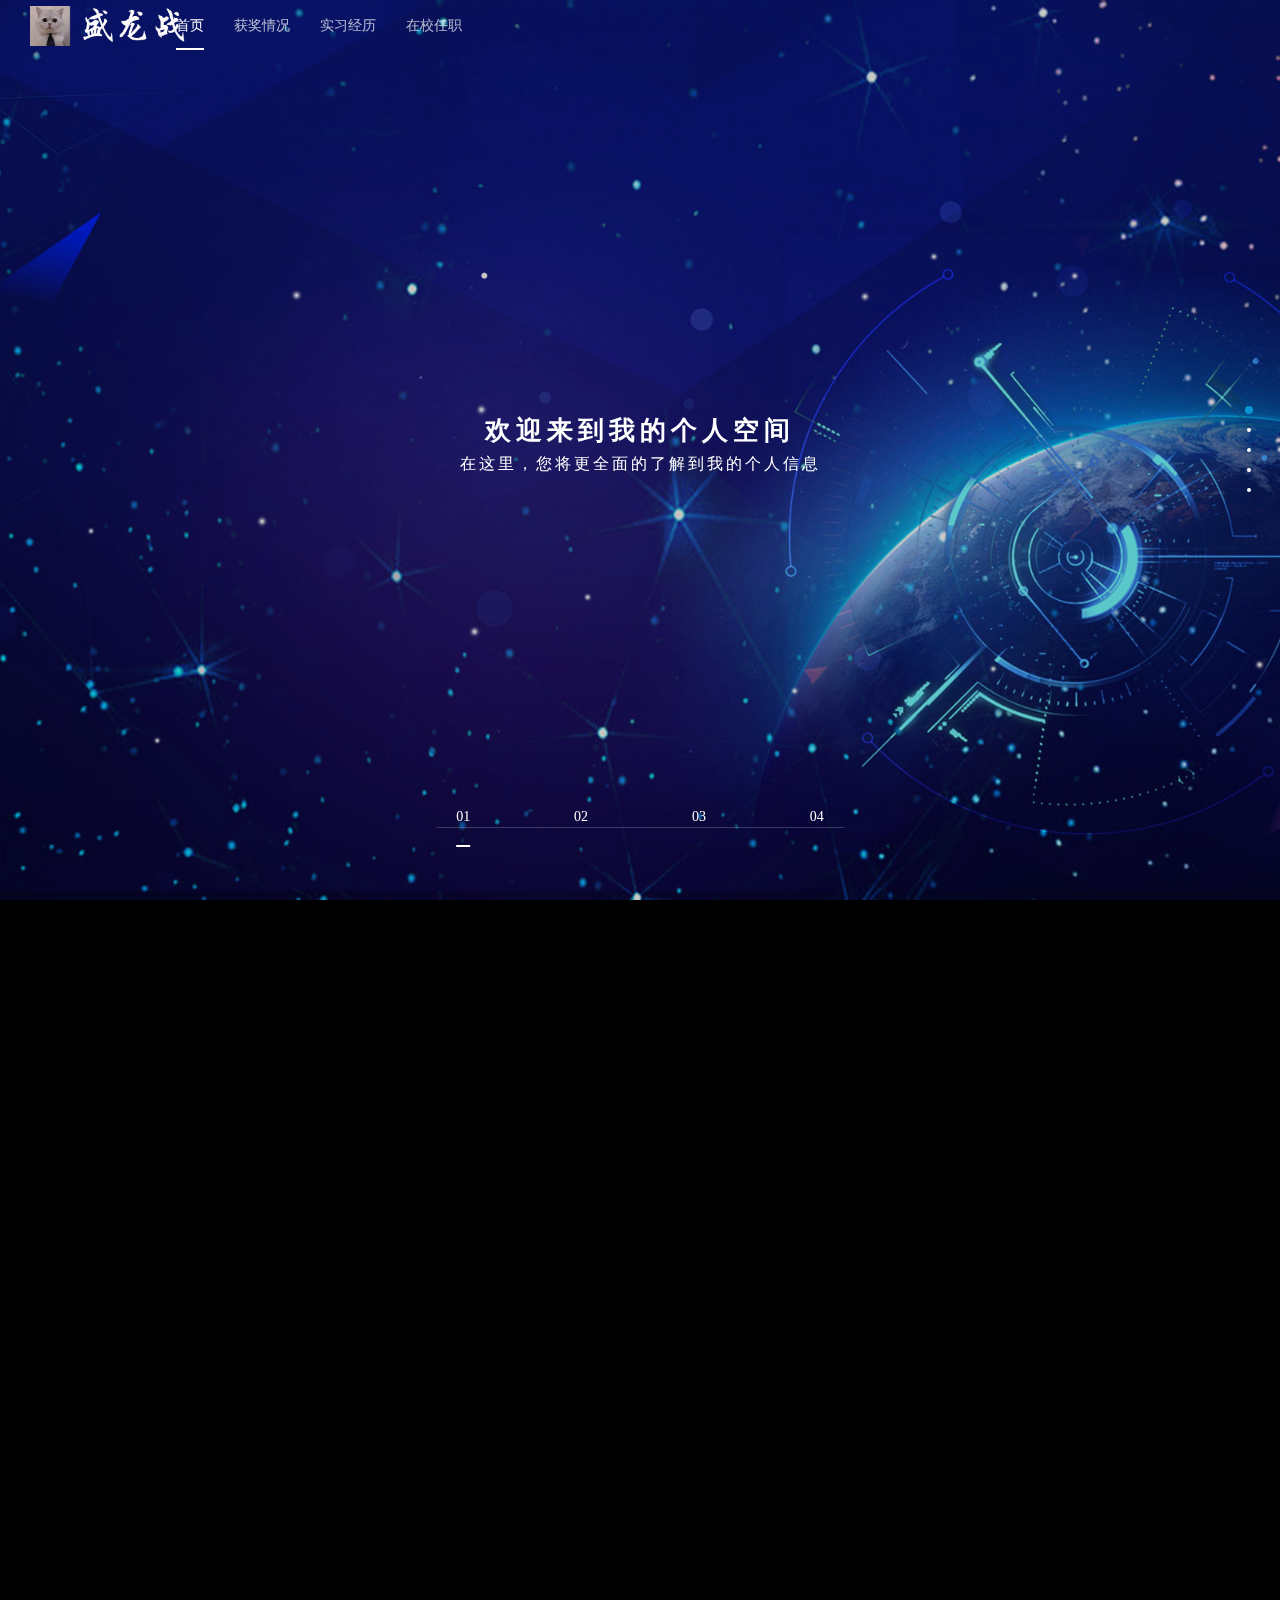
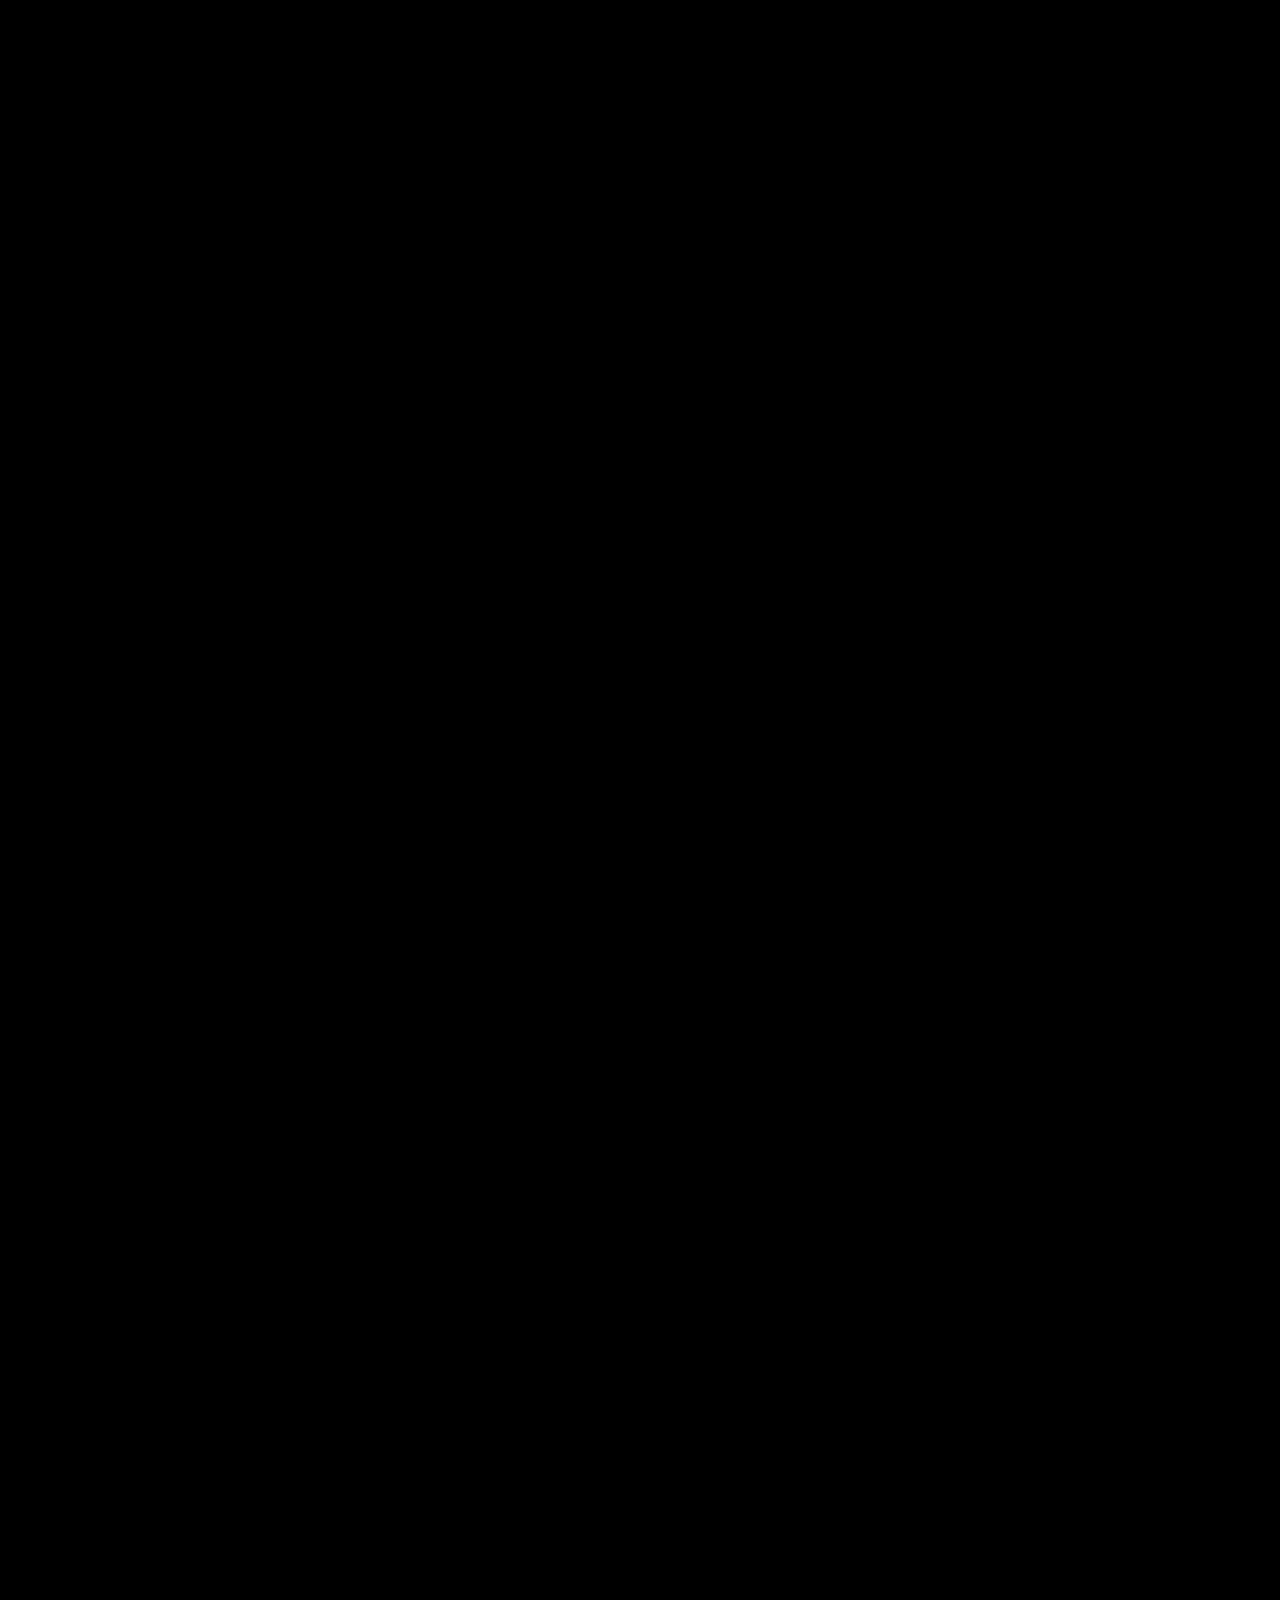
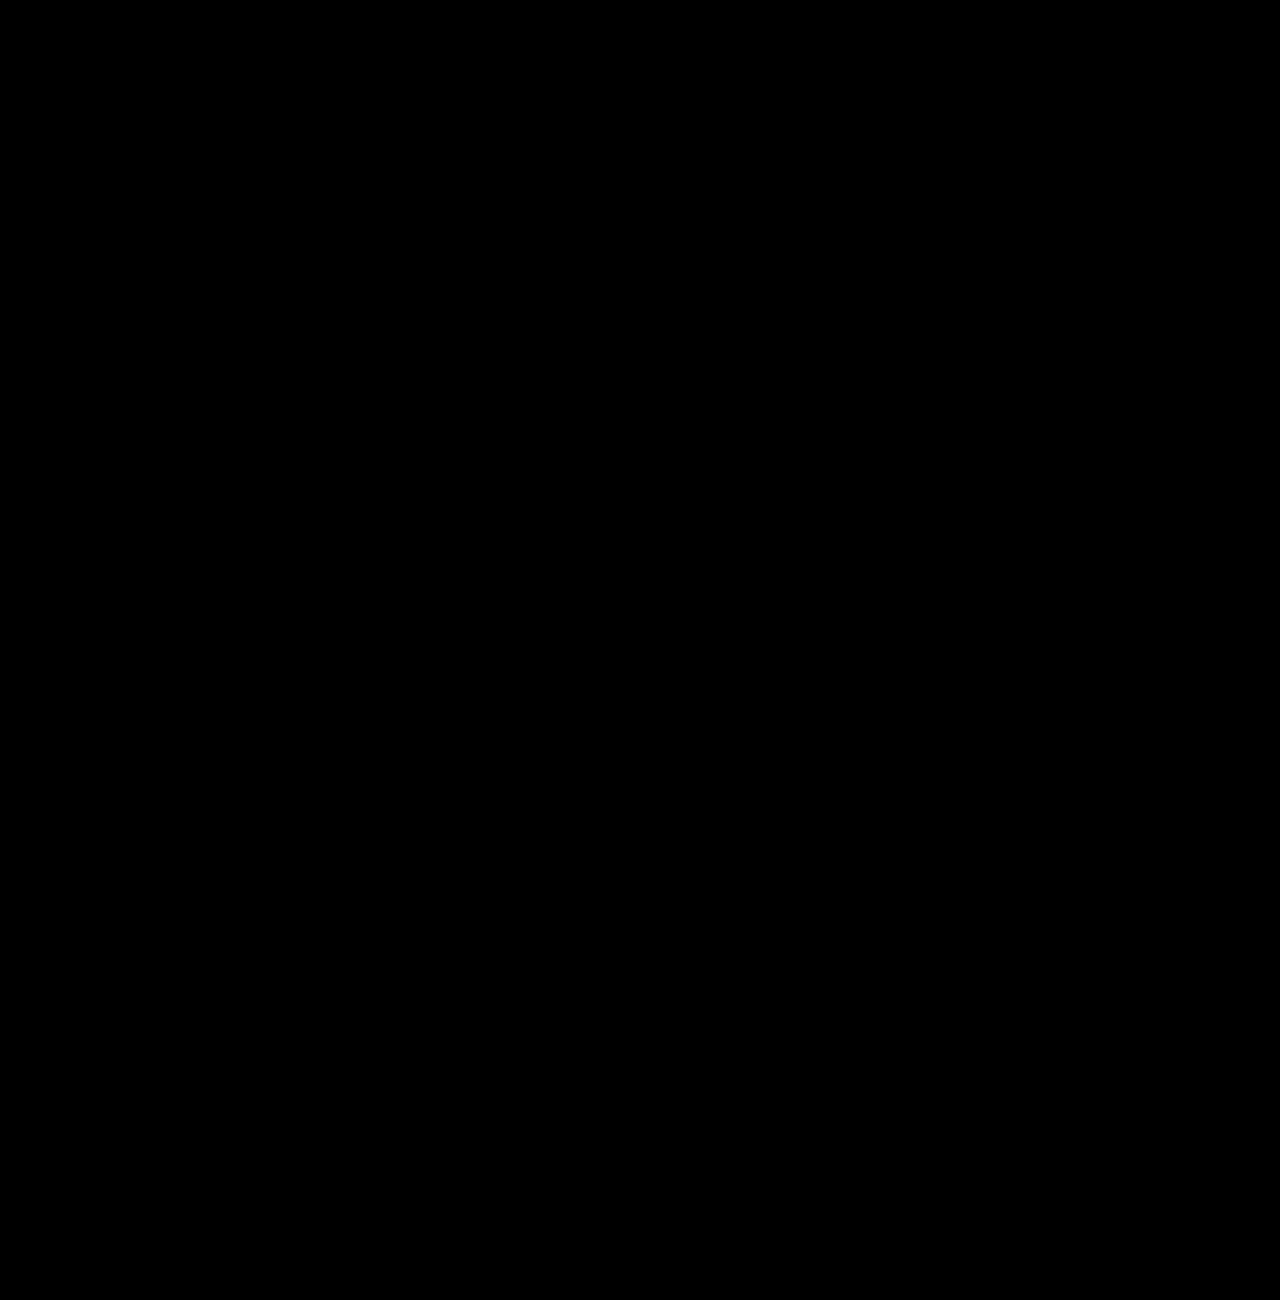
<file: index.html>
<!DOCTYPE html>

<html lang="zh">

<head>
	<meta name="Keywords" content="盛龙战"/>
	<meta name="description" content="盛龙战-个人简历"/>
	<meta name="baidu-site-verification" content="code-3lBNSiGfr1" />
	<meta charset="UTF-8" />

	<meta name="viewport" content="width=device-width, initial-scale=1.0" />

	<meta http-equiv="X-UA-Compatible" content="ie=edge" />

	<title>盛龙战</title>

	<link rel="shortcut icon" href="image/slz.JPG">

	<!--默认样式-->

	<link rel="stylesheet" href="css/reset.css">

	<!--响应式框架-->

	<link rel="stylesheet" type="text/css" href="css/bootstrap.css">

	<!--css3动画库-->

	<link rel="stylesheet" href="css/animate.css">

	<!--banner大图基础样式-->

	<link rel="stylesheet" href="css/slick.css">

	<!--页面滚动基础样式-->

	<link rel="stylesheet" href="css/jquery.fullPage.css" />

	<!--导航样式-->

	<link rel="stylesheet" href="css/head.css" />

	<!--图片和滚屏样式-->

	<link rel="stylesheet" href="css/index.css">



</head>

<body>

	<!-- 导航 -->

	<header class="header">

		<div class=" clearfix">

			<div class="fl left">

				<a href=""><img src="image/logo3.png" alt="" class="img1" /></a>

				<a href=""><img src="image/logo3.png" alt="" class="img2" /></a>

			</div>

			<div class="fl nav">

				<ul class="navbar_nav" data-in="fadeInDown" data-out="fadeOutUp">

					<li class="active">

						<a href="index.html" class="active">首页</a>

					</li>

					<li>

						<a href="app.html">获奖情况</a>

					</li>

					<li>

						<a href="vr.html">实习经历</a>

					</li>

					<li>

						<a href="wxapp.html">在校任职</a>

					</li>

					

				</ul>

			</div>

			<a href="" id="navToggle">

				<span></span>

			</a>

		</div>

	</header>

	<!-- 内容 -->

	<div id="index_main" class="index_main">

		<!--导航-->

		<div class="section section1">

			<div class="index_banner">

				<div class="item">

					<div class="items scaleBg" style="background-image: url(image/banner1.jpg);"></div>

					<div class="inner">

						<div class="block_txt">

							<!-- <h4> vr</h4> -->

							<h2>欢迎来到我的个人空间</h2>

							<h3>在这里，您将更全面的了解到我的个人信息</h3>

						</div>

					</div>

				</div>

				<div class="item">

					<div class="items scaleBg" style="background-image: url(image/banner2.jpg);"></div>

					<div class="inner">

						<div class="block_txt">

							<!-- <h4> 小程序</h4> -->

							<h2>从参加比赛开始</h2>

							<h3>在校期间我获得过一次“省一”、一次“省三”其余大大小小的奖项无数。</h3>

						</div>

					</div>

				</div>

				<div class="item">

					<div class="items scaleBg" style="background-image: url(image/banner3.jpg);"></div>

					<div class="inner">

						<div class="block_txt">

							<!-- <h4> app开发</h4> -->

							<h2>再到我的实习经历</h2>

							<h3>实习期间我做过招商经理、当过讲师、也有过创业经历。</h3>

						</div>

					</div>

				</div>

				<div class="item">

					<div class="items scaleBg" style="background-image: url(image/banner4.jpg);"></div>

					<div class="inner">

						<div class="block_txt">

							<!-- <h4> </h4> -->

							<h2>最后是我的校园生活</h2>

							<h3>教师助理、学生会部长、新生小班---我的校园生活也可以丰富多彩。</h3>

						</div>

					</div>

				</div>

			</div>

			<div class="left slick_txt">

				<div class="prev slick_arrow"></div>

			</div>

			<div class="right slick_txt">

				<div class="next slick_arrow"></div>

			</div>

			<div class="number">

				<div class="inner clearfix">

					<span class="active">01</span>

					<span>02</span>

					<span>03</span>

					<span>04</span>

				</div>

			</div>

		</div>

		<div class="section section2">

			<div class="container">

				<div class="title">

					<div class="title-left">

						<span>我的简介</span>

					</div>

					<div class="title-right">

						<p>

							能熟练使用PHP、java、Python、前端、PS、Pr、MS Office<br>

							具有很强的学习、适应和领悟能力，具有良好的组织、策划和管理能力，渴望快速成长。

						</p>

					</div>

				</div>

				<div class="service-content row">


					<div class="col-xs-4">

						<div class="service-item">

							<!-- <img class="service-item-img" src="./image/3.png"> -->

							<div class="service-item-num">1.</div>

							<div class="service-item-title">获奖情况</div>

							<p class="service-item-text">获得《第五届互联网+全国大学生创新创业大赛》省赛一等奖、
								《创青春》省赛三等奖、优秀团干部、三好学生、优秀志愿者、优秀团员。

							</p>

							<div class="service-item-btn-box">

								<a class="service-item-btn" href="app.html" target="_blank">了解更多></a>

							</div>

						</div>

					</div>

					<div class="col-xs-4">

						<div class="service-item">

							<!-- <img class="service-item-img" src="./image/1.png"> -->

							<div class="service-item-num">2.</div>

							<div class="service-item-title">实习经历</div>

							<p class="service-item-text">2021年6月，海鑫博智 招商经理、2021年3月，迅销中国 A-PN、2020年10月，常青藤 讲师
								2019年9月，自主创业，开设哈哈茶饮品店。
							</p>

							<div class="service-item-btn-box">

								<a class="service-item-btn" href="vr.html" target="_blank">了解更多></a>

							</div>

						</div>

					</div>

					

					<div class="col-xs-4">

						<div class="service-item">

							<!-- <img class="service-item-img" src="./image/2.png"> -->

							<div class="service-item-num">3.</div>

							<div class="service-item-title">在校任职</div>

							<p class="service-item-text">	学生会 宣传部 部长、 学生发展中心助理 、 小班 ；大学四年，经过不断的努力、锻炼、
								学习、实践，在校园里积累了丰富的经验。

							</p>

							<div class="service-item-btn-box">

								<a class="service-item-btn" href="wxapp.html" target="_blank">了解更多></a>

							</div>

						</div>

					</div>

				</div>

			</div>

		</div>

	

		<div class="section section4">

			<div class="container ">

				<div class="title">

					<div class="title-left">

						<span>基础能力</span>

					</div>

					<div class="title-right">

						<p>

							具有很强的学习、适应和领悟能力，具有良好的组织、策划和管理能力，<br>
							为人诚实肯干，乐观向上，有团队合作精神，渴望快速成长，抗压能力强具有良好的口头和书面表达能力.

						</p>

					</div>

				</div>

				<div class="auto-box">

					<div class="main-box">

						<ul class="index-tserver">

							<li class="tserver-list1">

								PHP

								<p class="animated zoomin">

									<a>项目数量：2 《酒店管理系统》《药品管理系统》</a>

								</p>

							</li>

							<li class="tserver-list2">

								java

								<p class="animated zoomin">

									<a>在校实验报告数：4 —— 图形用户界面、GUI程序的事件处理、流的构造</a>

								</p>

							</li>

							<li class="tserver-list3">

								Python

								<p class="animated zoomin">

									<a>在校实验报告数：5 —— 基础语法、数据类型、字符编码、文件操作</a>

								</p>

							</li>

							<li class="tserver-list4">

								前端

								<p class="animated zoomin">

									<a>熟练运用Javascript、CSS、jQuery、HTML</a>

								</p>

							</li>

							<li class="tserver-list5">

								PS

								<p class="animated zoomin">

									<a>海报制作、图像处理、抠图、前端美化、色彩调整</a>

								</p>

							</li>

							<li class="tserver-list6">

								Pr

								<p class="animated zoomin">

									<a>视频剪辑、变速、转场、背景音乐、字幕的添加与修改</a>

								</p>

							</li>

							<li class="tserver-list7">

								MS Office

								<p class="animated zoomin">

									<a>熟练使用word、excel、ppt，版式设计、图表设计、筛选整理</a>

								</p>

							</li>

						</ul>

					</div>

				</div>

			</div>

		</div>

		<div class="section section5">

			<div class="container">

				<div class="title">

					<div class="title-left">

						<span>我的优势</span>

					</div>

					<div class="title-right">

						<p>

							基础扎实，学习、组织、沟通能力较强，具有很强的责任心和忍耐力，<br>
							对工作中遇到的问题能够冷静而理智地加以分析，并寻找出解决问题的方法，从而能够独立地按时完成工作任务。



						</p>

					</div>

				</div>

				<div class="product-number-info" id="productNumber">

					<div class="product-number-inner">

						<ul class="q">

							<li class="li-1"><b><i id="productNumber_1" data-sum="2">0</i><em>次</em></b>

								<p>省级获奖</p>

							</li>

							<li class="li-1"><b><i id="productNumber_2" data-sum="5">0</i><sup>+</sup></b>

								<p>精通语言</p>

							</li>



							<!-- <li class="li-2"><b><i id="productNumber_2" data-sum="687">0</i><em>天</em></b>

								<p>安全运行</p>

							</li> -->

							<li class="li-3"><b><i id="productNumber_3" data-sum="12">0</i><sup>+</sup></b>

								<p>在校项目个数</p>

							</li>  

							<li class="li-4"><b><i id="productNumber_4" data-sum="2">0</i><em>个</em></b>

								<p>论文数量</p>

							</li>

							<li class="li-5"><b><i id="productNumber_5" data-sum="510">0</i><em>天</em><sup>+</sup></b>

								<p>课余实习天数</p>

							</li>

						</ul>

					</div>

				</div>

			</div>

		</div>

		<div class="section section6">

			<div class="container">

				<div class="contact-main">

					<div class="map-title"><span class="map-title-main">常州大学怀德学院</div>

					<div class="map-address">江苏省 泰州市 靖江市 新港大道136号</div>

					<div class="emil">i_slz@outlook.com</div>

					<div class="phone">19552533512</div>

				</div>

			</div>

		</div>

	</div>



	<script src="js/jquery.min.js"></script>

	<script src="js/jquery.fullPage.min.js"></script>

	<script src="js/index_slick.js"></script>

	<script src="js/index.js"></script>

	<script src="js/count.js" type="text/javascript"></script>

	<script type="text/javascript">

		/*

		参数

		target = 目标元素的 ID；

		startVal = 开始值；

		endVal = 结束值；

		decimals = 小数位数，默认值是0；

		duration = 动画延迟秒数，默认值是2；

		*/

		productNumber = function () {

			var arr = [];

			$('#productNumber li').each(function (i, dom) {

				var iDom = $(dom).find('i'),

					decimals = 0,

					sum = iDom.data('sum');

				//初始化传参，参数为上面注释中的参数    

				arr.push(new CountUp(iDom.attr('id'), 0, sum, decimals, 4, {

					useEasing: true,//效果

					separator: ''//数字分隔符

				}));

				arr[i].start();

			});

		}();

	</script>

	<!-- <script type="text/javascript">
		//判断访问终端
		var browser = {
			versions: function () {
				var u = navigator.userAgent, app = navigator.appVersion;
				return {
					trident: u.indexOf('Trident') > -1, //IE内核
					presto: u.indexOf('Presto') > -1, //opera内核
					webKit: u.indexOf('AppleWebKit') > -1, //苹果、谷歌内核
					gecko: u.indexOf('Gecko') > -1 && u.indexOf('KHTML') == -1,//火狐内核
					mobile: !!u.match(/AppleWebKit.*Mobile.*/), //是否为移动终端
					ios: !!u.match(/\(i[^;]+;( U;)? CPU.+Mac OS X/), //ios终端
					android: u.indexOf('Android') > -1 || u.indexOf('Adr') > -1, //android终端
					iPhone: u.indexOf('iPhone') > -1, //是否为iPhone或者QQHD浏览器
					iPad: u.indexOf('iPad') > -1, //是否iPad
					webApp: u.indexOf('Safari') == -1, //是否web应该程序，没有头部与底部
					weixin: u.indexOf('MicroMessenger') > -1, //是否微信 （2015-01-22新增）
					qq: u.match(/\sQQ/i) == " qq" //是否QQ
				};
			}(),
			language: (navigator.browserLanguage || navigator.language).toLowerCase()
		}
		//使用方法：
		//判断是否IE内核
		if (browser.versions.trident) { }
		//判断是否webKit内核
		if (browser.versions.webKit) { }
		//判断是否移动端
		if (browser.versions.mobile || browser.versions.android || browser.versions.ios) {
			window.location.href = 'mobile/index.html';
		}
	</script> -->

</body>

</html>
</file>
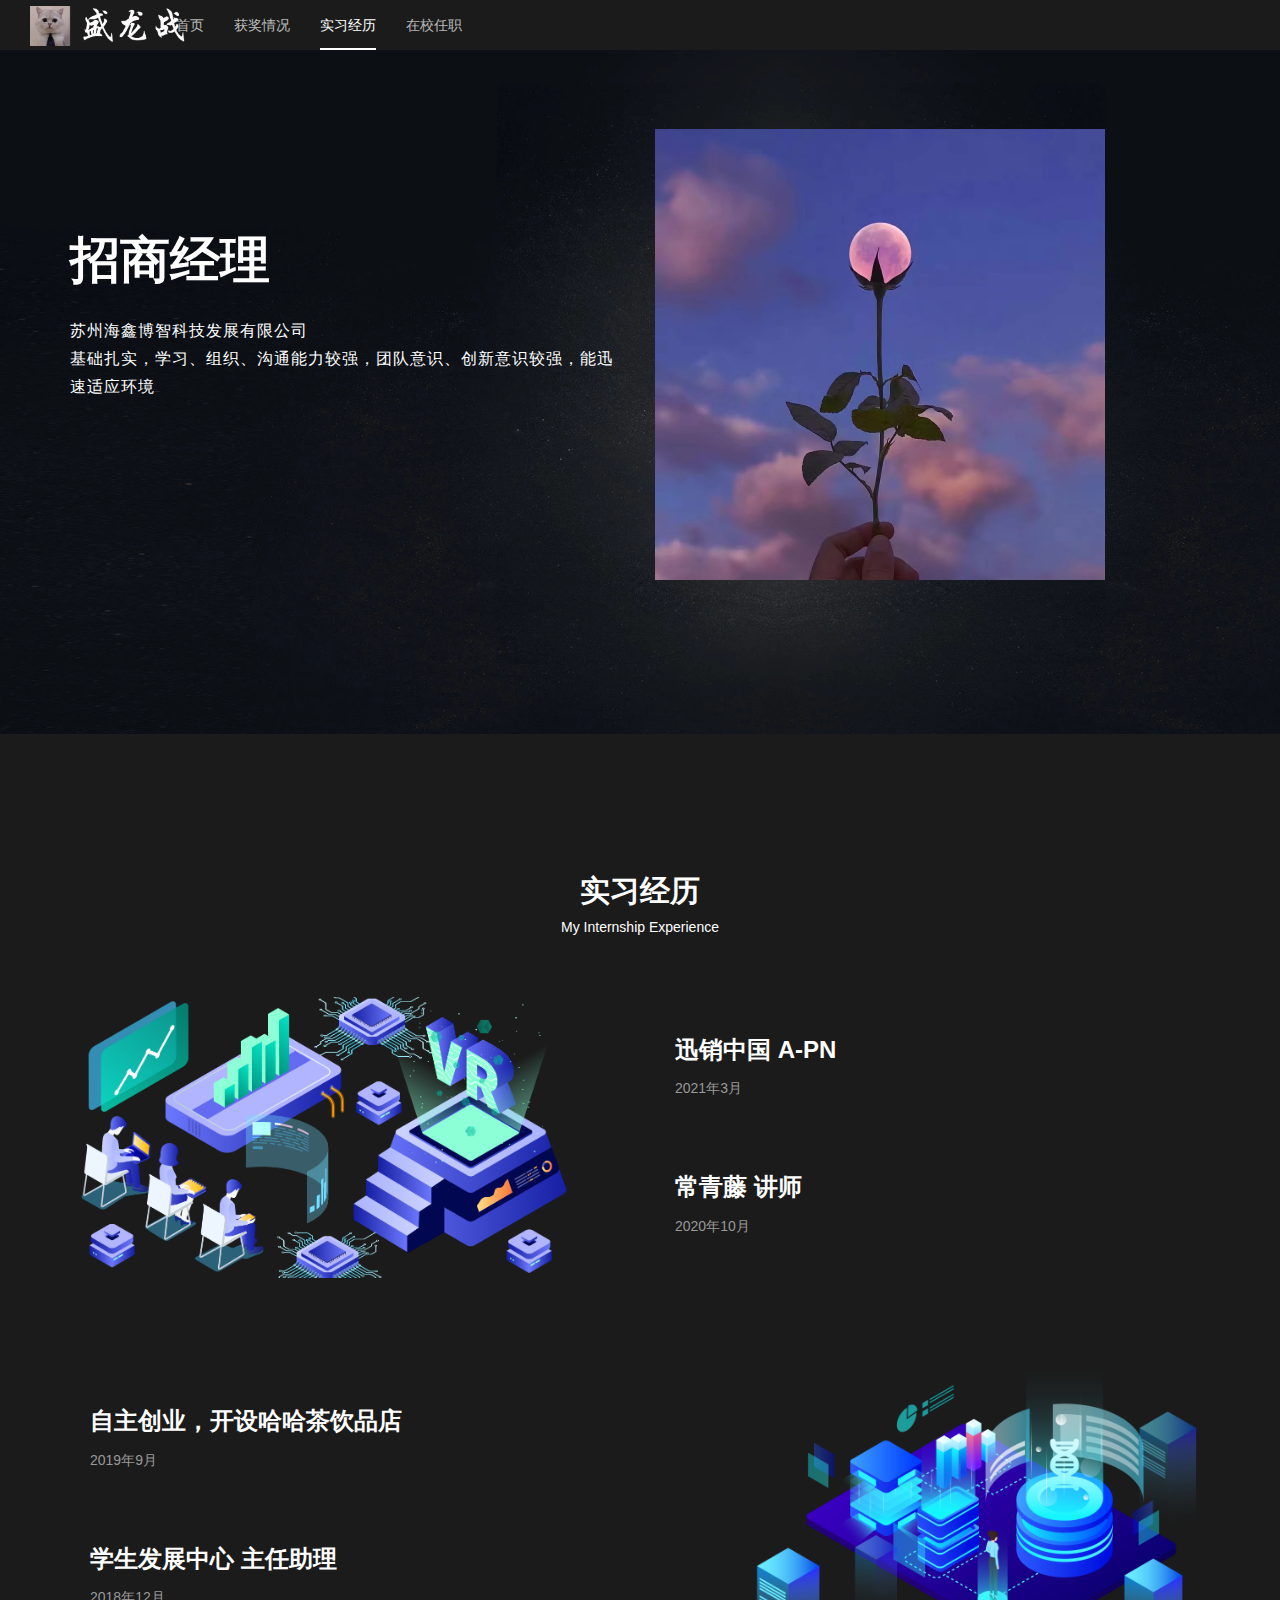
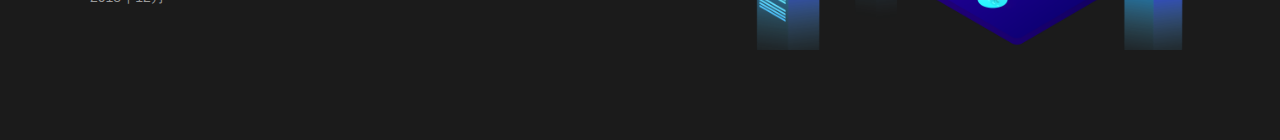
<file: vr.html>
<!DOCTYPE html>

<html lang="zh">

<head>

	<meta charset="UTF-8" />

	<meta name="viewport" content="width=device-width, initial-scale=1.0" />

	<meta http-equiv="X-UA-Compatible" content="ie=edge" />

	<title>盛龙战|实习经历</title>

	<link rel="shortcut icon" href="image/ico.png">

	<!--默认样式-->

	<link rel="stylesheet" href="css/reset.css">

	<!--响应式框架-->

	<link rel="stylesheet" type="text/css" href="css/bootstrap.css">

	<!--css3动画库-->

	<link rel="stylesheet" href="css/animate.css">

	<!--导航样式-->

	<link rel="stylesheet" href="css/head.css" />

	<!--图片和滚屏样式-->

	<link rel="stylesheet" href="css/owl.carousel.min.css"/>

	<!--共用样式-->

	<link rel="stylesheet" href="css/comment.css">

	<!--app样式-->

	<link rel="stylesheet" href="css/vr.css">

	<style type="text/css">

		body{

			padding-top: 49px;

		}

		

	</style>

	</style>

</head>

<body>

	<!-- 导航 -->

	<header class="header top"> 

		<div class=" clearfix"> 

			<div class="fl left">

				<a href="" ><img src="image/logo3.png" alt="" class="img1" /></a>

				<a href="" ><img src="image/logo3.png" alt="" class="img2" /></a>

			</div>

			<div class="fl nav"> 

				<ul class="navbar_nav" data-in="fadeInDown" data-out="fadeOutUp">

					<li>

						<a href="index.html">首页</a>					

					</li>

					<li >

						<a href="app.html">获奖情况</a>					

					</li>

					<li class="active">

						<a href="vr.html" class="active">实习经历</a>					

					</li>

					<li>

						<a href="wxapp.html">在校任职</a>					

					</li>

					

					
				</ul>

			</div>

			<a href="" id="navToggle">

	            <span></span>

	        </a>

		</div>

	</header>

	<!-- 内容 -->

    <div  class="">

    	<div class=" vr-details">

    		<!--start home area-->

		    <section class="home-area">

		        <div class="container">

		            <div class="row">

		                <!--start caption content-->

		                <div class="col-md-6" style="padding-top: 80px">

		                    <div class="caption-cont">

		                        <h1>招商经理</h1>

		                        <p>苏州海鑫博智科技发展有限公司<br>基础扎实，学习、组织、沟通能力较强，团队意识、创新意识较强，能迅速适应环境</p>

		                    </div>

		                </div>

		                <!--end caption content-->

		                <!--start caption image-->

		                <div class="col-md-6">

		                	<iframe src="image/img.png" width="500"  height="500" scrolling="no" class="demo-box"></iframe>

		                    <!-- <div class="caption-img">

		                        <img src="pic/aboutus1.jpg" class="img-fluid" alt="">

		                    </div> -->

		                </div>

		                <!--end caption image-->

		            </div>

		        </div>

		    </section>

		    <!--end home area-->


		   



		    <!--start feature area-->

		    <section class="feature-area">

		        <div class="container">

		        	 <div class="row">

		                <!--start section heading-->

		                <div class="">

		                    <div class="section-heading text-center">

		                        <h2>实习经历</h2>

		                        <p> My Internship Experience</p>

		                    </div>

		                </div>

		                <!--end section heading-->

		            </div>

		            <!--start feature wrap-->

		            <div class="feat-wrap">

		                <div class="row">

		                    <!--start feature image-->

		                    <div class="col-md-6">

		                        <div class="feat-img mr-5 text-left">

		                            <img src="image/vr-banner-1.png" class="img-fluid" alt="">

		                        </div>

		                    </div>

		                    <!--end feature image-->

		                    <!--start feature content-->

		                    <div class="col-md-6">

		                        <div class="feat-cont-single">

		                            <h3>迅销中国  A-PN</h3>

		                            <p>2021年3月</p>

		                        </div>

		                        <div class="feat-cont-single">

		                            <h3>常青藤  讲师</h3>

		                            <p>2020年10月</p>

		                        </div>

		                    </div>

		                    <!--end feature content-->

		                </div>

		            </div>

		            <!--end feature wrap-->

		            <!--start feature wrap-->

		            <div class="feat-wrap">

		                <div class="row">

		                    <!--start feature content-->

		                    <div class="col-md-6">

		                        <div class="feat-cont-single">

		                            <h3>自主创业，开设哈哈茶饮品店</h3>

		                            <p>2019年9月</p>

		                        </div>

		                        <div class="feat-cont-single">

		                            <h3>学生发展中心 主任助理</h3>

		                            <p>2018年12月</p>

		                        </div>

		                    </div>

		                    <!--end feature content-->

		                    <!--start feature image-->

		                    <div class="col-md-6 text-right">

		                        <div class="feat-img">

		                            <img src="image/vr-banner-2.png" class="img-fluid" alt="">

		                        </div>

		                    </div>

		                    <!--end feature image-->

		                </div>

		            </div>

		            <!--end feature wrap-->

		        </div>

		    </section>

		    <!--end feature area-->

		    <!--start testimonial area-->

		   <!--  <section class="testi-area bg-gray">

		        <div class="container">

		            <div class="row">

		                <div class="">

		                    <div class="section-heading text-center">

		                        <h2>我们的技术团队</h2>

		                        <p>Our technical team</p>

		                    </div>

		                </div>

		            </div>

		        </div>

		        <div class="">

		        	<div class="testi-carousel owl-carousel ">

			            <div class="testi-single">

			            	<div class="client-info">

			                    <div class="client-img">

			                        <img src="pic/team/zhl.jpg" class="img-fluid" alt="">

			                    </div>

			                    <div class="client-details">

			                        <h4>张焕利</h4>

			                        <p>三维建模师</p>

			                    </div>

			                </div>

			                <div class="client-comment">

			                    <span><i class="icofont-quote-left"></i></span>

			                    <p>参与2019年8月份“哪吒之魔童降世"电影部分产品制作。曾负责中国研究院合作项目“VR海底探秘”，成功入驻中国海洋馆与鸟巢。曾参与多部大型手游的模型制作。在根据设计风格独立绘制效果图，以及项目的三维场景角色设计与制作，并绘制概念模型贴图的细节高模雕刻方面有很高造诣，涉及工业、娱乐游戏、文创产品、广告、科学研究、动力学研究等相关产业的发展</p>

			                </div>

			            </div>

			            <div class="testi-single">

			            	<div class="client-info">

			                    <div class="client-img">

			                        <img src="pic/team/amf.jpg" class="img-fluid" alt="">

			                    </div>

			                    <div class="client-details">

			                        <h4>安梦凡</h4>

			                        <p>三维动画师</p>

			                    </div>

			                </div>

			                <div class="client-comment">

			                    <span><i class="icofont-quote-left"></i></span>

			                    <p>参与未播央视剧《忽必烈》、《大秦帝国》、国产未播三维动画《末世觉醒》等后期制作，参与制作的大热ip剧《无心法师3》上线后达到10.2亿次播放，腾讯评分8.2分，并在微博引起热议，多次登上微博话题榜，院线电影《铤而走险》，达到了4500万票房，网络大电影《李白之天火燎原》，在腾讯上线后，达到1.4亿次播放</p>

			                </div>

			            </div>

			            <div class="testi-single">

			            	<div class="client-info">

			                    <div class="client-img">

			                        <img src="pic/team/wcq.jpg" class="img-fluid" alt="">

			                    </div>

			                    <div class="client-details">

			                        <h4>王春乔</h4>

			                        <p>前端工程师</p>

			                    </div>

			                </div>

			                <div class="client-comment">

			                    <span><i class="icofont-quote-left"></i></span>

			                    <p>微信小程序开发,vue开发,php开发,H5开发,混合APP开发，桌面级应用开发，全栈技术开发;潍坊蓝缘珠宝官网：基于ecshop的后台开发以及h5的前端开发，多级分销系统云闪收收银系统:基于vue的桌面级和app的全部开发、出入库、盘点、库存管理系统，员工系统，目前已有上千家店铺使用潍坊君泰官网：君泰是潍坊很强的企业，融资上亿</p>

			                   

			                </div>

			            </div>

			            <div class="testi-single">

			            	<div class="client-info">

			                    <div class="client-img">

			                        <img src="pic/team/xjy.jpg" class="img-fluid" alt="">

			                    </div>

			                    <div class="client-details">

			                        <h4>许家耀</h4>

			                        <p>后端工程师</p>

			                    </div>

			                </div>

			                <div class="client-comment">

			                    <span><i class="icofont-quote-left"></i></span>

			                    <p>JAVA后端开发,PHP开发,Python爬虫开发,微信小程序开发,H5开发,混合APP开发，桌面级应用开发，星球荟小程序后端系统开发：以本地生活和一城一品商城结合的全国性商城系统，集合了进销存系统，物流配送系统，拼团秒杀促销系统，积分商城系统，圈子社区系统等系统为一体的综合性电商平台系统，日活粉丝数达20万，并在全国内开通了多个城市合伙中心</p>

			                </div>

			            </div>

			        </div>

		        </div>

		    </section> -->

		    <!--end testimonial area-->

		    <!--start blog area-->

	        

    	</div>

    </div>
	<!--
	<footer>

		<div>Copyright©2017 潍坊博尧信息科技有限公司,All Rights Reserved <a href="http://beian.miit.gov.cn">鲁ICP备18011121号</a></div>

	</footer>
	-->
	<script src="js/jquery.min.js"></script>

    <script src="js/bootstrap.min.js"></script>

    <script src="js/owl.carousel.min.js"></script>

    <!--meanmenu js-->

    <!--main js-->

    <script type="text/javascript">

        (function ($) {

            "use strict";

            $(document).ready(function () {

                /*团队*/

                $('.testi-carousel').owlCarousel({

                    loop: true,

                    navText: ['<i class="icofont-simple-left"></i>', '<i class="icofont-simple-right"></i>'],

                    nav: true,

                    autoplay: true,

                    autoplayTimeout: 5000,

                    animateOut: 'fadeOut',

                    animateIn: 'fadeIn',

                    smartSpeed: 450,

                    responsive: {

                        0: {

                            items: 1

                        },

                        768: {

                            items: 2

                        },

                        991: {

                            items: 3

                        },

                        1200: {

                            items: 4

                        },

                        1920: {

                            items: 4

                        }

                    }

                });

            });



        }(jQuery));

    </script>

</body>

</html>
</file>
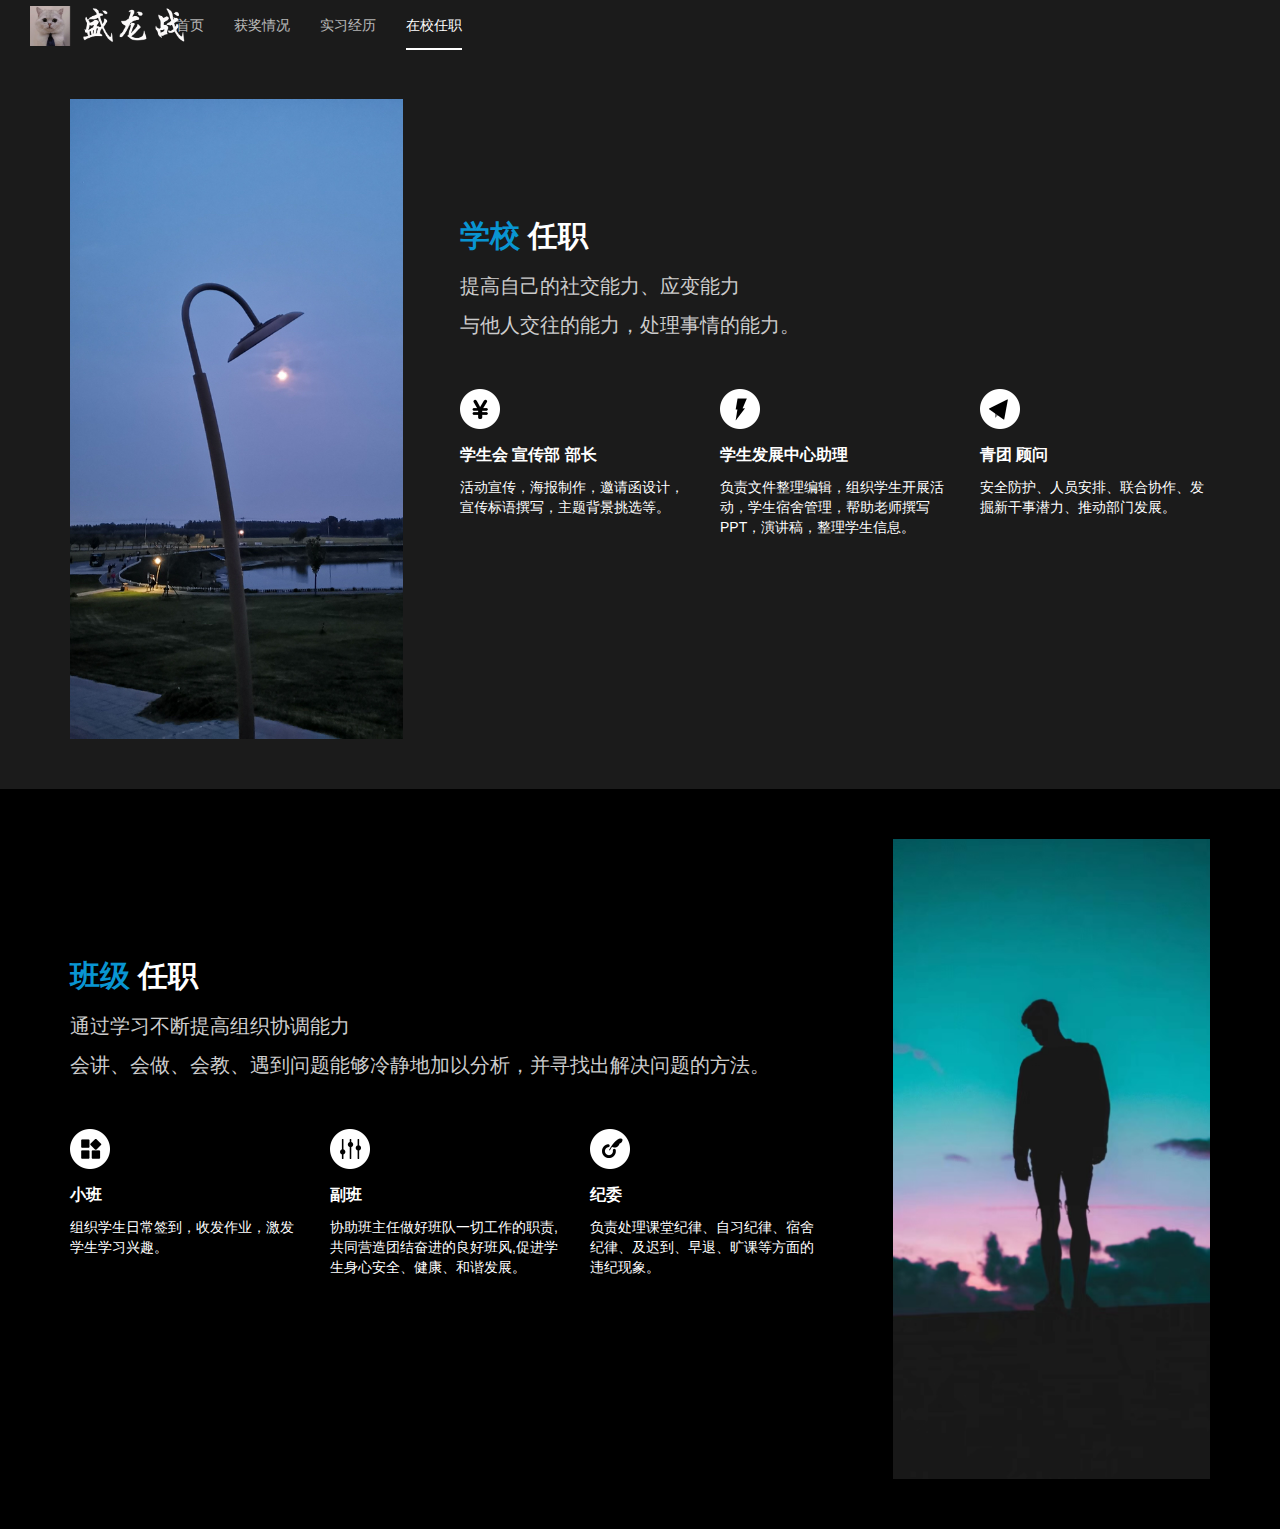
<file: wxapp.html>
<!DOCTYPE html>

<html lang="zh">

<head>

	<meta charset="UTF-8" />

	<meta name="viewport" content="width=device-width, initial-scale=1.0" />

	<meta http-equiv="X-UA-Compatible" content="ie=edge" />

	<title>盛龙战|在校任职</title>

	<link rel="shortcut icon" href="image/ico.png">

	<!--默认样式-->

	<link rel="stylesheet" href="css/reset.css">

	<!--响应式框架-->

	<link rel="stylesheet" type="text/css" href="css/bootstrap.css">

	<!--css3动画库-->

	<link rel="stylesheet" href="css/animate.css">

	<!--导航样式-->

	<link rel="stylesheet" href="css/head.css" />

	<!--图片和滚屏样式-->

	<link rel="stylesheet" href="css/owl.carousel.min.css"/>

    <link rel="stylesheet" href="css/owl.theme.default.min.css" />

	<!--共用样式-->

	<link rel="stylesheet" href="css/comment.css">

	<!--app样式-->

	<link rel="stylesheet" href="css/wxapp.css">

	<style type="text/css">

		body{

			padding-top: 49px;

		}

		

	</style>

	</style>

</head>

<body>

	<!-- 导航 -->

	<header class="header top"> 

		<div class=" clearfix"> 

			<div class="fl left">

				<a href="" ><img src="image/logo3.png" alt="" class="img1" /></a>

				<a href="" ><img src="image/logo3.png" alt="" class="img2" /></a>

			</div>

			<div class="fl nav"> 

				<ul class="navbar_nav" data-in="fadeInDown" data-out="fadeOutUp">

					<li>

						<a href="index.html">首页</a>					

					</li>

					<li >

						<a href="app.html">获奖情况</a>					

					</li>

					<li>

						<a href="vr.html">实习经历</a>					

					</li>

					

					<li class="active">

						<a href="wxapp.html" class="active">在校任职</a>					

					</li>

				</ul>

			</div>

			<a href="" id="navToggle">

	            <span></span>

	        </a>

		</div>

	</header>

	<!-- 内容 -->

    <div  class="">

    	<div class=" wxapp-details">

    		<div style="background-color: #1b1b1b;">

    			<div class="container">

	    			<div class="row wxapp-row-box">

		    			<div class="col-md-4" style="text-align: left;display: inline-block;">

		    				<img src="image/wxapp-banner-1.png" class="list-banner">

		    			</div>

		    			<div class="col-md-8 wxapp-row-text-box" >

		    				<div class="wxapp-row-text">

		    					<h2><strong> 学校 </strong>任职</h2>

		    					<p>提高自己的社交能力、应变能力</p>

		    					<p>与他人交往的能力，处理事情的能力。</p>

		    				</div>

		    				<div class="row characteristics-box">

		    					<div class="col-md-4">

		    						<img src="image/icon/wxapp-1-cb.png">

		    						<div class="characteristics-title">学生会 宣传部 部长</div>

		    						<p>活动宣传，海报制作，邀请函设计，宣传标语撰写，主题背景挑选等。</p>

		    					</div>

		    					<div class="col-md-4">

		    						<img src="image/icon/wxapp-1-xy.png">

		    						<div class="characteristics-title">学生发展中心助理</div>

		    						<p>负责文件整理编辑，组织学生开展活动，学生宿舍管理，帮助老师撰写PPT，演讲稿，整理学生信息。</p>

		    					</div>

		    					<div class="col-md-4">

		    						<img src="image/icon/wxapp-1-tg.png">

		    						<div class="characteristics-title">青团 顾问</div>

		    						<p>安全防护、人员安排、联合协作、发掘新干事潜力、推动部门发展。</p>

		    					</div>
								<!--
		    					<div class="col-md-3">

		    						<img src="image/icon/wxapp-1-yh.png">

		    						<div class="characteristics-title">宣传标语撰写</div>

		    						<p>。</p>

		    					</div>
								-->
		    				</div>

		    			</div>

		    		</div>

	    		</div>

    		</div>

    		

    		<div class="container">

	    		<div class="row wxapp-row-box">

	    			<div class="col-md-8 wxapp-row-text-box" >

	    				<div class="wxapp-row-text">

	    					<h2><strong>班级 </strong> 任职</h2>

	    					<p>通过学习不断提高组织协调能力</p>

	    					<p>会讲、会做、会教、遇到问题能够冷静地加以分析，并寻找出解决问题的方法。</p>

	    				</div>

	    				<div class="row characteristics-box">

	    					<div class="col-md-4">

	    						<img src="image/icon/wxapp-2-gn.png">

	    						<div class="characteristics-title">小班</div>

	    						<p>组织学生日常签到，收发作业，激发学生学习兴趣。</p>

	    					</div>

	    					<div class="col-md-4">

	    						<img src="image/icon/wxapp-2-jk.png">

	    						<div class="characteristics-title">副班</div>

	    						<p>协助班主任做好班队一切工作的职责,共同营造团结奋进的良好班风,促进学生身心安全、健康、和谐发展。</p>

	    					</div>

	    					<div class="col-md-4">

	    						<img src="image/icon/wxapp-2-sj.png">

	    						<div class="characteristics-title">纪委</div>

	    						<p>负责处理课堂纪律、自习纪律、宿舍纪律、及迟到、早退、旷课等方面的违纪现象。</p>

	    					</div>

	    					

	    				</div>

	    			</div>

	    			<div class="col-md-4" style="text-align: right;">

	    				<img src="image/wxapp-banner-2.png" class="list-banner">

	    			</div>

	    		</div>

    		</div>

		    <!-- t-->

		    <!-- <div class="testimonials-area default-padding bg-dark text-light">

		        <div class="container">

		            <div class="row">

		                <div class="col-md-8 col-md-offset-2">

		                    <div class="site-heading text-center">

		                    	<h2><strong>专业 </strong>的技术团队</h2>

		                        <h4>Professional technical team</h4>

		                    </div>

		                </div>

		            </div>

		            <div class="col-md-8 col-md-offset-2">

		                <div class="row">

		                    <div class="testimonial-items testimonial-carousel owl-carousel owl-theme">

		                        <div class="item">

		                            <div class="col-md-5 thumb">

		                                <img src="pic/team/wcq.jpg" alt="Thumb">

		                            </div>

		                            <div class="col-md-7 info">

		                                <i class="ti-quote-left"></i>

		                                <h4>王春乔</h4>

		                                <span>前端工程师</span>

		                                <p>

		                                   微信小程序开发,vue开发,php开发,H5开发,混合APP开发，桌面级应用开发，全栈技术开发

		                                </p>

		                            </div>

		                        </div>

		                        

		                        <div class="item">

		                            <div class="col-md-5 thumb">

		                                <img src="pic/team/xjy.jpg" alt="Thumb">

		                            </div>

		                            <div class="col-md-7 info">

		                                <i class="ti-quote-left"></i>

		                                <h4>许家耀</h4>

		                                <span>后端工程师</span>

		                                <p>

		                                    JAVA后端开发,PHP开发,Python爬虫开发,微信小程序开发,H5开发,混合APP开发，桌面级应用开发，全栈技术开发

		                                </p>

		                            </div>

		                        </div>

		                        <div class="item">

		                            <div class="col-md-5 thumb">

		                                <img src="pic/team/ljl.jpg" alt="Thumb">

		                            </div>

		                            <div class="col-md-7 info">

		                                <i class="ti-quote-left"></i>

		                                <h4>李建林</h4>

		                                <span>后端工程师</span>

		                                <p>

		                                    商城项目管理、企业管理系统、企业信息论坛、区块链系统、财务预算系统研发、PHP语言（TP3框架、TP5框架、laravel框架）、JAVA语言（SSH框架、SSM框架）



		                                </p>

		                            </div>

		                        </div>

		                    </div>

		                </div>

		            </div>

		        </div>

		    </div> -->

    		<div class="container"></div>

	        

    	</div>

    </div>
	<!--
	<footer>

		<div>Copyright©2017 潍坊博尧信息科技有限公司,All Rights Reserved <a href="http://beian.miit.gov.cn">鲁ICP备18011121号</a></div>

	</footer>
	-->
	<script src="js/jquery.min.js"></script>

    <script src="js/bootstrap.min.js"></script>

    <script src="js/owl.carousel.min.js"></script>

    <script type="text/javascript">

        (function($) {

            "use strict";

            $(document).on('ready', function() {

                /* ==================================================

                    #开发团队

                 ===============================================*/

                $('.testimonial-carousel').owlCarousel({

                    loop: false,

                    nav: false,

                    dots: true,

                    autoplay: true,

                    items: 1,

                    navText: [

                        "<i class='fa fa-angle-left'></i>",

                        "<i class='fa fa-angle-right'></i>"

                    ],

                });



            }); // end document ready function

        })(jQuery); // End jQuery

    </script>

</body>

</html>
</file>
<file: css/head.css>
body{background-color: #1b1b1b}
/*====================导航*********/
.header{
	width:100%;
	position:fixed;
	top:0;
	left:0;
	z-index:999;
	height:50px;
	padding: 0 30px;
	/*background: rgba(28, 35, 39, 0.8);*/
}
.header.top{
	width:100%;
	background-color: #1b1b1b;
}
/*左侧logo*/
.header .left{
	width: 12%;
}
.header .left a img{
	height: 40px;
	margin-top: 6px;
}
.header .left .img2{
	display: none;
}
/*右侧*/
.header .nav{
	-webkit-transition: 0.5s;
	-moz-transition: 0.5s;
	-o-transition: 0.5s;
	transition: 0.5s;
	height: 100%;
	line-height: 50px;
	display: block;
}
.header .navbar_nav li{
	float:left;
	position: relative;
	display: block;
	margin-right: 30px;
}
.header .navbar_nav li:after{
    content: "";
    width: 0;
    height: 2px;
    background: #fff;
    position: absolute;
    bottom: 0;
    left: 0;
    transition: all 0.5s ease 0s;
}
.header .navbar_nav li:hover:after{
    width: 100%;
}
.header .navbar_nav li.active:after{
    width: 100%;
}
.header .navbar_nav li a{
	text-decoration: none;
	height: 100%;
	/*padding: 0 25px;*/
	display: block;
	-webkit-transition: 0.5s;
	-moz-transition: 0.5s;
	-o-transition: 0.5s;
	transition: 0.5s;
	color:rgba(255,255,255,0.7);
	font-size: 14px;
}
.header .navbar_nav li a.active{
	color:rgba(255,255,255,1);
	font-size: 14px;
}
.header .navbar_nav li:hover a{
	color: #fff;
}
.header .navbar_nav li.dropdown{
	display: inherit;
	position: relative;
}
.header .navbar_nav li.dropdown .jt{
	width: 20px;
	height: 20px;
	background: url(i/top.png) no-repeat;
	background-size: 100% 100%;
	display: block;
}
.header .navbar_nav li.dropdown .dropdown_menu{
	display: none;
	position: absolute;
	top:50px;
	width: 100%;
	background: #fff;
	box-shadow: 0 15px 27px 0 rgba(167,165,165,0.38);
	width: 120%;
    left: -10%;
}
.header .navbar_nav li.dropdown .dropdown_menu a{
	font-size: 14px;
	color: #666;
	padding: 0 10px;
	line-height: 40px;
	text-align: center;
	background: #fff;
	margin-bottom: 2px;
}
.header .navbar_nav li.dropdown:hover .dropdown_menu{
	display: block;
	background: #f3f3f3;
	-webkit-transition: 0.5s;
	-moz-transition: 0.5s;
	-o-transition: 0.5s;
	transition: 0.5s;
}
.header .navbar_nav li.dropdown:hover .dropdown_menu a{
	color: #666;
}
.header .navbar_nav li.dropdown:hover .dropdown_menu a:hover{
	color: #fff;
	background: orange;
}
/*白色背景的头部*/
.header.on{
	background: rgba(0,0,0,0);
	/*border-bottom: 1px solid #efefef;*/
}
.header.on .left .img1{
	display: none;
}
.header.on .left .img2{
	display: block;
}
.header.on .navbar_nav li a{
	color: rgba(255,255,255,0.7);
}
.header.on .navbar_nav li:hover a{
	color: #fff;
}
#navToggle{
	display: none;
}

.m_nav{
	position: fixed;
	top: 0px;
	box-shadow: 0 15px 27px 0 rgba(167,165,165,0.38);
	width: 100%;
    height: 100%;
    background: #fff;
    transition: all ease 0.5s;
    -webkit-transition: all ease 0.5s;
	z-index: 1000;
    opacity: 1;
    visibility: visible;
    margin-top: 0;
    overflow-y: auto;
    transition: all .6s cubic-bezier(.77, 0, .175, 1) 0ms;
    top: 0;
    transform: translateX(100%);
}
.m_nav.open{
    transform: translateX(0);
}
.m_nav .top{
	height: 60px;
	padding: 20px;
	box-sizing: border-box;
}
.m_nav .top .closed{
	width: 30px;
	height: 30px;
	vertical-align: middle;
	float:right;
	cursor: pointer;
}
.m_nav .logo{
	width: 100%;
	margin:0 auto;
}
.m_nav .logo img{
	height: 50px;
	display: block;
	margin:30px auto;
}
.m_nav .ul{
	margin-top: 30px;
}
.m_nav .ul li{
	padding: 0 20px;
	border-bottom: 1px solid #f5f5f5;
	transform: translateY(0);
	-webkit-transform: translateY(100%);
    transform: translateY(100%);
    -webkit-transition: all .6s cubic-bezier(.77, 0, .175, 1) 0ms;
    transition: all .6s cubic-bezier(.77, 0, .175, 1) 0ms;
    opacity: 0;
}
.m_nav.open .ul li{
	opacity: 1;
    -webkit-transform: translateY(0);
    transform: translateY(0);
}
.m_nav .ul li:nth-child(1) {
    -webkit-transition: all .2s cubic-bezier(.77, 0, .175, 1) 0ms;
    transition: all .2s cubic-bezier(.77, 0, .175, 1) 0ms;
}
.m_nav .ul li:nth-child(2) {
    -webkit-transition: all .4s cubic-bezier(.77, 0, .175, 1) 0ms;
    transition: all .4s cubic-bezier(.77, 0, .175, 1) 0ms;
}
.m_nav .ul li:nth-child(3) {
    -webkit-transition: all .6s cubic-bezier(.77, 0, .175, 1) 0ms;
    transition: all .6s cubic-bezier(.77, 0, .175, 1) 0ms;
}
.m_nav .ul li:nth-child(4) {
    -webkit-transition: all .8s cubic-bezier(.77, 0, .175, 1) 0ms;
    transition: all .8s cubic-bezier(.77, 0, .175, 1) 0ms;
}
.m_nav .ul li:nth-child(5) {
    -webkit-transition: all 1.0s cubic-bezier(.77, 0, .175, 1) 0ms;
    transition: all 1.0s cubic-bezier(.77, 0, .175, 1) 0ms;
}
.m_nav .ul li:nth-child(6) {
    -webkit-transition: all 1.2s cubic-bezier(.77, 0, .175, 1) 0ms;
    transition: all 1.2s cubic-bezier(.77, 0, .175, 1) 0ms;
}
.m_nav .ul li a{
	display: block;
	text-decoration: none;
	color: #333;
	font-size: 16px;
	height: 50px;
	line-height: 50px;
	width: 100%;
}
.m_nav .ul li .dropdown_menu{
	display: none;
}
.m_nav .ul li.dropdown.active .dropdown_menu{
	display: block;
}
.m_nav .ul li .dropdown_menu a{
	display: block;
	height: 50px;
	line-height: 50px;
	padding: 0 40px;
	box-sizing: border-box;
	border-bottom: 1px solid #f5f5f5;
}
.m_nav .ul li .dropdown_menu a:last-child{
	border: none;
}
.banner{
	width: 100%;
}
.banner img{
	width: 100%;
}

@media screen and (max-width: 992px){
	.header{
		padding: 0 10px;
	}
	.header #navToggle {
		height: 100%;
		padding: 9px 15px;
		margin-right: -15px;
		display: inline-block;
		float: right;
	}
	.header #navToggle span {
		position: relative;
		width: 25px;
		height: 1px;
		margin-top: 19px;
	}
	.header #navToggle span:before,
	.header #navToggle span:after {
		content: '';
		position: relative;
		width: 100%;
		height: 1px;
		left: 0;
	}
	.header #navToggle span,
	.header #navToggle span:before,
	.header #navToggle span:after {
		-webkit-transition: 0.3s;
		-moz-transition: 0.3s;
		-o-transition: 0.3s;
		transition: 0.3s;
		display: block;
		background: #4f4f4f;
	}
	.header #navToggle span:before {
		top: 8px;
	}
	.header #navToggle span:after {
		bottom: 10px;
	}
	.header #navToggle.open span:before {
		top: 10px;
		-webkit-transform: translateY(-11px) rotate(-45deg);
		-moz-transform: translateY(-11px) rotate(-45deg);
		-ms-transform: translateY(-11px) rotate(-45deg);
		-o-transform: translateY(-11px) rotate(-45deg);
		transform: translateY(-11px) rotate(-45deg);
	}
	.header #navToggle.open span:after {
		bottom: 12px;
		-webkit-transform: translateY(10px) rotate(45deg);
		-moz-transform: translateY(10px) rotate(45deg);
		-ms-transform: translateY(10px) rotate(45deg);
		-o-transform: translateY(10px) rotate(45deg);
		transform: translateY(10px) rotate(45deg);
	}
	.header #navToggle.open span {
		background: none;
	}
	.header #navToggle.open span:before,
	.header #navToggle.open span:after {
		background: #4f4f4f;
	}
	
	.header .nav{
		display: none;
	}
	
	.banner img{
		height: 600px;
		object-fit: cover;
	}
}
</file>
<file: css/index.css>
/*banner背景图片动画*/
@-webkit-keyframes scale-bg{
	from{
		-webkit-transform:scale(1.2);
		transform:scale(1.2);
	}
	to{
		-webkit-transform:scale(1);
		transform:scale(1);
	}
}
@keyframes scale-bg{
	from{
		-webkit-transform:scale(1.2);
		transform:scale(1.2);
	}
	to{
		-webkit-transform:scale(1);
		transform:scale(1);
	}
}
/*banner */
.index_main{
	background: #f7f7f7;
}
.index_main .section1{
	position: relative;
}
.index_main .section1 .index_banner .item{
	background-size: cover;
	-webkit-background-size:cover;
	background-position: center;
	background-repeat: no-repeat;
	height:100vh;
	position: relative;
}
.index_main .section1 .index_banner .item.slick-current .scaleBg{
	visibility: visible; 
	-webkit-animation:scale-bg 6s linear forwards;
	animation:scale-bg 6s linear forwards;
}
.index_main .section1 .index_banner .items{
	background-size: cover;
	background-position: center center;
	background-repeat: no-repeat;
	position: absolute;
	left: 0;
	top: 0;
	width: 100%;
	height: 100%;
	z-index: 0;
}
.index_main .section1 .index_banner .items:after{
	content: "";
	display: block;
	width: 100%;
	height: 100%;
	position: absolute;
	left: 0;
	top: 0;
	background: rgba(0,0,0,0.2);
}
.index_main .section1 .index_banner .item .inner .block_txt{
	position: absolute;
	top: 44%;
	right: 10px;
	left:10px;
	opacity: 0; 
	transform: translateY(40px);
	-webkit-transform: translateY(40px); 
	-webkit-transition: all 500ms ease; 
	transition: all 500ms ease;
}
.index_main .section1 .index_banner .item.active .inner .block_txt{
	opacity: 1; 
	-webkit-transform: translateY(0); 
	transform: translateY(0); 
	-webkit-transition-delay: 100ms; 
	transition-delay: 100ms;
}
.index_main .section1 .index_banner .item .inner .block_txt h4{
	font-size: 30px;
	color: #fff;
	text-align: center;
	font-family: 'COCO';
}
.index_main .section1 .index_banner .item .inner .block_txt h2{
	color: #fff;
	font-size: 70px;
	font-weight: bold;
	text-align:center;
	letter-spacing:5px;
}
.index_main .section1 .index_banner .item .inner .block_txt h2 span{
	color: #0995d2;
	display: inline-block;
	letter-spacing: 5px;
}
.index_main .section1 .index_banner .item .inner .block_txt h3{
	color: #fff;
	font-size: 22px;
	text-align:center;
	margin-top: 10px;
	letter-spacing: 3px;
}
.index_main .section1 .slick_txt{
	width:30%;
	height: 100%;
	background-color: transparent;
	transition: all 500ms ease;
	-webkit-transition:all 500ms ease; 
	background-repeat: no-repeat;
	position: absolute;
	top: 0;
	font-size: 0;
	outline: none;
	border:0;
}
.index_main .section1 .left{
	left: 0;
}
.index_main .section1 .right{
	right:0;
}
.index_main .section1 .slick_txt:hover .slick_arrow{
	opacity: 1;
	visibility: visible;
}
.index_main .section1 .slick_txt .slick_arrow{
	width: 20px;
	height: 36px;
	background-repeat: no-repeat;
	background-position: center;
	margin-top: -18px;
	position: absolute;
	top: 50%;
	cursor: pointer;
	transition: all 500ms ease;
	-webkit-transition:all 500ms ease;
	opacity: 0;
	visibility: hidden;
}
.index_main .section1 .slick_txt .prev{
	background-image:url(../image/ban_prev.png);
	left:60px;
}
.index_main .section1 .slick_txt .next{
	background-image:url(../image/ban_next.png);
	right:60px;
}
.index_main .section1 .slick_txt .prev:hover{
	background-image:url(../image/ban_prev_hover.png);
}
.index_main .section1 .slick_txt .next:hover{
	background-image:url(../image/ban_next_hover.png);
}
.index_main .section1 .number{
	position: absolute;
	bottom:8%;
	left: 50%;
	padding-bottom: 5px;
	border-bottom: 1px solid rgba(255,255,255,0.2);
	display: table;
	padding: 0 20px;
	width: auto;
	text-align: center;
	transform: translateX(-50%);
	-webkit-transform: translateX(-50%);
}
.index_main .section1 .number span{
	font-family: "Myriad Pro","Microsoft YaHei";
	font-size: 14px;
	color: #fff;
	margin-right:100px;
	display: inline-block;
	cursor: pointer;
	position: relative;
	transition: all 500ms ease;
	-webkit-transition:all 500ms ease;
}
.index_main .section1 .number span:last-child{
	margin-right: 0;
}
.index_main .section1 .number span:after{
	content: "";
	display: inline-block;
	width: 0;
	height: 2px;
	background: #fff;
	position: absolute;
	left: 50%;
	transform: translateX(-50%);
	-webkit-transform: translateX(-50%);
	bottom:-20px;
	opacity: 0;
	visibility: hidden;
	transition: all 500ms ease;
	-webkit-transition:all 500ms ease;
}
.index_main .section1 .number span.active:after{
	width: 100%;
	opacity: 1;
	visibility: visible;
}
.index_main{
	background: #f7f7f7;
}
.index_main .section1{
	position: relative;
	background: #f5f5f5;
	width: 100%;
	height: 100%;
	background: url(../image/1.jpg) no-repeat;
	background-size: 100% 100%;
}

.index_main .section2{
	background: #12151a;
}
.index_main .section2{
	/*background: #12151a;*/
	position: relative;
	background: #f5f5f5;
	width: 100%;
	height: 100%;
	background: url(../image/bg.jpg) no-repeat;
	background-size: 100% 100%;
}
.index_main .section2 h3{
	text-align: center;
}
.index_main .section3{
	width: 100%;
	height: 100%;
	background-size: 100% 100%;
}
.index_main .section3 h3{
	text-align: center;
}
.index_main .section5{
	/*background: #12151a;*/
	position: relative;
	background: #f5f5f5;
	width: 100%;
	height: 100%;
	background: url(../image/bg1.jpg) no-repeat;
	background-size: 100% 100%;
}
.index_main .section4 {
	position: relative;
	background: #f5f5f5;
	width: 100%;
	height: 100%;
	background: url(../image/bg2.jpg) no-repeat;
	background-size: 100% 100%;
}
.index_main .section4 h3{
	text-align: center;
}
.index_main .section6{
	/*background: #12151a;*/
	position: relative;
	background: #f5f5f5;
	width: 100%;
	height: 100%;
	background: url(../image/map.jpg) no-repeat;

	background-size: 100% 100%;
}
@media only screen and (max-width: 1600px){
	.index_main .section1 .index_banner .item .inner .block_txt h4{
		font-size: 28px;
	}
	.index_main .section1 .index_banner .item .inner .block_txt h2{
		font-size: 60px;
	}
	.index_main .section1 .index_banner .item .inner .block_txt h3{
		font-size: 20px;
	}
}
@media only screen and (max-width: 1440px){
	.index_main .section1 .index_banner .item .inner .block_txt h4{
		font-size: 24px;
	}
	.index_main .section1 .index_banner .item .inner .block_txt h2{
		font-size: 40px;
	}
	.index_main .section1 .index_banner .item .inner .block_txt h3{
		font-size: 18px;
		margin-top: 5px;
	}
}
@media only screen and (max-width: 1366px){
	.index_main .section1 .index_banner .item .inner .block_txt h4{
		font-size: 20px;
	}
	.index_main .section1 .index_banner .item .inner .block_txt h2{
		font-size: 26px;
	}
	.index_main .section1 .index_banner .item .inner .block_txt h3{
		font-size: 16px;
	}
	.index_main .section1 .index_banner .slick-arrow{
		background-size: auto 30px;
	}
}
@media only screen and (max-width: 1300px){

}
@media only screen and (max-width: 1199px){
	.index_main .section1 .index_banner .item .inner .block_txt h4{
		font-size: 18px;
	}
	.index_main .section1 .index_banner .item .inner .block_txt h2{
		font-size: 22px;
		}
	.index_main .section1 .index_banner .item .inner .block_txt h3{
		font-size: 14px;
	}
}
@media only screen and (max-width: 992px){
	.index_main .section1 .index_banner .item{
		height: 100vh;
	}
	.index_main .section1 .index_banner .item .inner .block_txt{
		left: 0;
		right:0;
		margin: 0 auto;
		padding: 0 20px;
		top: 42%;
	}
	.index_main .section1 .index_banner .slick-arrow{
		display: none !important;
	}
    .index_main .section1 .index_banner .slick-dots{
    	position: absolute;
    	bottom: 12px;
    }
    .index_main .section1 .index_banner .slick-dots li{
    	width: 12px;
    	height: 12px;
    	border-radius: 50%;
    	border:2px solid #fff;
    }
    .index_main .section1 .index_banner .slick-dots li button{
    	display: none;
    }
    .index_main .section1 .index_banner .slick-dots li.slick-active{
    	background: #fff;
    }
	.index_main .section1 .number{
		bottom: 12%;
		display: none;
	}
	.index_main .section1 .number span{
		margin-right: 22px;
	}
	.index_main .section1 .number span:after{
		bottom: -14px;
	}

}
@media only screen and (max-width: 767px){
    
}
@media only screen and (max-width: 340px){
 
}
@media only screen and (max-width: 320px){
	
}

@media (min-width: 1200px){
.container {
    width:1200px;
}
/*****第二屏****/
.title{
	overflow: hidden;
	/*display: flex;*/
	/*align-items: center;*/
	text-align: center;
}
.title-left,
.title-right{
	/*float: left;*/
	text-align: center;
	width: 100%;
}
.title-left{
	/*width: 25%;*/
	font-size: 44px;
	color: #fff;
	margin-bottom: 40px;
}
.title-right{
	font-size: 16px;
	color: #fff;
	line-height: 1.5em
}
p{
	margin: 0;
}
.title-right{
	margin: 0;
}
/*服务项目*/
.service-content{
	margin-top: 40px;
	padding-top:100px;
}
.service-item-img{
	width: 200px;
	/*height: 260px;*/
	position: absolute;
	top: -100px;
	right: 20px;
	background-color: #12151a;
}
.service-item{
	border:solid 1px #999999;
	color: #999999;
	position: relative;
}
.service-item:hover{
	border-bottom:solid 1px #0995d2;
	
}
.service-item-num{
	padding: 40px;
	font-size: 45px;
	padding-bottom: 30px;
}
.service-item-title{
	padding: 0 40px;
	font-size: 30px;
	color: #fff;
	margin-bottom: 15px;
	position: relative;
	z-index: 999;
}
.service-item-text{
	padding: 0 40px;
	overflow:hidden; 
	text-overflow:ellipsis;
	display:-webkit-box; 
	-webkit-box-orient:vertical;
	-webkit-line-clamp:3; 
}
.service-item-btn-box{
	padding: 40px 40px;
}
.service-item-btn{
	display: inline-block;
	font-size: 16px;
    padding:0 30px;
    height: 40px;
    line-height: 40px;
    border-color: #0995d2;
    background-color: #0995d2;
    color: #fff;
}
a.service-item-btn{
	color: #fff;
	text-decoration: none;
}
/*3*/
/*第一部分内容*/
.video-player {
	-o-object-fit: cover;
	object-fit: cover;
	width: 100%;
	height: 100%;
	z-index: -3;
	position: absolute;
	top: 0;
}
/*.section3.fp-section.fp-table{
	display: block;
}*/
.mark{
	position: absolute;
	top: 0;
	width: 100%;
	height: 100%;
	background-color: rgba(0,0,0,0.3);
	z-index: -2;
}
.service-main{
	color: #fff;
	width: 320px;

}
.service-main-title{
	font-size: 44px;
	margin-bottom: 30px;
}
.service-main-title-sm{
	font-size: 30px;
	margin-bottom: 15px;
}
.service-main-text{
	overflow:hidden; 
	text-overflow:ellipsis;
	display:-webkit-box; 
	-webkit-box-orient:vertical;
	-webkit-line-clamp:3; 
	margin-bottom: 30px;
	font-size: 16px;
	line-height: 1.5em;
}
/*滚动计数*/
.product-number-info{ position: relative;}
.product-number-info .product-number-inner{width: 1200px; margin:0 auto;}
.product-number-info ul{padding: 85px 0;}
.product-number-info ul.q:after {content: "";clear: both;display: table;}
.product-number-info li{float: left; width: 239px; height: 90px; border-left: 0px solid #66c7fd;color:#fff; padding-top:1px;}
.product-number-info li:first-child{border:none;}
.product-number-info li b{font-weight: 400; font-size:36px; line-height: 1;display: inline-block; position: relative; margin: 15px 0 10px;}
.product-number-info li b i{font-style: normal;}
.product-number-info li b sup{position: absolute; font-size:20px; right: -15px; top: -3px;color: #0995d2}
.product-number-info li b em{font-style: normal; font-size: 28px; font-weight: 100; padding-left: 2px; position:relative; top: -4px;}
.product-number-info li p{font-size: 14px;}
.product-number-info li.li-2 b,.product-number-info li.li-2 p{padding-left:70px;}
.product-number-info li.li-3 b,.product-number-info li.li-3 p{padding-left:70px;}
.product-number-info li.li-3 b,.product-number-info li.li-3 p{padding-left:70px;}
.product-number-info li.li-4 b,.product-number-info li.li-4 p{padding-left:78px;}
.product-number-info li.li-5{text-align: right;}
.product-number-info li.li-5 b{padding-right: 2px;}
/*联系我们*/
.contact-main{
	color: #fff;
}
.map-title{
	font-size: 60px;
	margin-bottom: 10px;
}
.map-title-main{
	color: #0995d2;
	margin-right: 30px;
}
.map-address{
	color: #999;
	font-size: 16px;
	margin-bottom: 20px;
}
.emil,.phone{
	font-size: 30px;
	line-height: 40px;
	/*font-weight: bold;*/
}
.emil{
	padding-top: 45px;
    padding-bottom: 19px;
}
.phone{
	/*padding-top: 20px;*/
}
/*服务流程*/
.auto-box{width:100%;height:auto;padding:30px 0 40px;padding-top:80px;}
.main-box{max-width:1200px;height:auto;margin:0 auto}
.index-tserver{width:100%;background:url('../image/360server-line.png') no-repeat center 125px;box-sizing:border-box;text-align:center;padding:0 2.6%}
.index-tserver li{width:24.8%;min-width:162px;height:162px;text-align:center;box-sizing:border-box;padding-top:106px;font-size:14px;color:#656d73;display:inline-block;position:relative;cursor:pointer;margin-bottom:10px;margin-left:-0.1%}
.index-tserver li.tserver-list1{background:url('../image/360server-icon1.png') no-repeat center top}
.index-tserver li.tserver-list2{background:url('../image/360server-icon2.png') no-repeat center top}
.index-tserver li.tserver-list3{background:url('../image/360server-icon3.png') no-repeat center top}
.index-tserver li.tserver-list4{background:url('../image/360server-icon4.png') no-repeat center top}
.index-tserver li.tserver-list5{background:url('../image/360server-icon5.png') no-repeat center top}
.index-tserver li.tserver-list6{background:url('../image/360server-icon6.png') no-repeat center top}
.index-tserver li.tserver-list7{background:url('../image/360server-icon7.png') no-repeat center top}
.index-tserver li p{width:162px;height:162px;display:inline-block;position:absolute;top:0;left:50%;margin-left:-81px;border-radius:81px;padding:40px 30px;box-sizing:border-box;text-align:left;font-size:14px;line-height:22px;background:linear-gradient(111deg,#04bde4,#1067fe);display:none}
.index-tserver li p a{color:#fff}
.index-tserver li p.animated{animation-duration:.5s;animation-fill-mode:both}
.index-tserver li:hover p{display:block}
.index-tserver-ad{width:100%;margin-top:60px;background:#f3f3f3;text-align:center;padding:40px 0}
.index-tserver-ad li{display:inline-block;color:#abb0b4;font-size:16px;padding:0 3%}
.index-tserver-ad li img{vertical-align:middle;display:inline-block;margin-right:5px}
.index-tserver-ad li+li{border-left:1px solid #e2e3e4}
.zoomin{animation-name:zoomin}
@keyframes zoomin{0%{opacity:0;transform:scale(.3)}
50%{opacity:1}
</file>
<file: css/comment.css>
.details-tit-box{
	color: #fff;
	overflow: hidden;
	display: flex;
	align-items: center;
}
.details-tit-sm{
	font-family: sans-serif;
    font-size: 16px;
    font-weight: normal;
    font-style: normal;
    writing-mode: vertical-lr;
    -webkit-writing-mode: vertical-lr;
}
.details-tit-item-l,
.details-tit-item-r{
	float: left;
}
.details-tit-inner{
	font-size: 60px;
}
.details-tit-item-l{
	text-align: center;
    width: 60px;
}
footer{
	text-align: center;
	color: #999;
	line-height:40px;
	font-size: 12px;
	border-top:solid 1px rgba(255,255,255,0.1);
}
footer a{
	margin-left: 20px;
	color: #999;
}
</file>
<file: css/vr.css>
/*-------------------------------------------------------------------------------------
    site preloader
---------------------------------------------------------------------------------------*/
.preloader {
    background-color: #0995d2;
    height: 100%;
    left: 0;
    position: fixed;
    top: 0;
    width: 100%;
    z-index: 9999999;
}

.preloader .spinner {
    width: 60px;
    height: 60px;
    margin: 0 auto;
    background-color: #fff;
    border-radius: 100%;
    -webkit-animation: sk-scaleout 1.0s infinite ease-in-out;
    animation: sk-scaleout 1.0s infinite ease-in-out;
}

@-webkit-keyframes sk-scaleout {
    0% {
        -webkit-transform: scale(0)
    }
    100% {
        -webkit-transform: scale(1.0);
        opacity: 0;
    }
}

@keyframes sk-scaleout {
    0% {
        -webkit-transform: scale(0);
        transform: scale(0);
    }
    100% {
        -webkit-transform: scale(1.0);
        transform: scale(1.0);
        opacity: 0;
    }
}

/*-------------------------------------------------------------------------------------
    home area
---------------------------------------------------------------------------------------*/
.home-area {
    padding:80px 0 100px;
    background-image: url(../image/1.jpg);
    background-repeat: no-repeat;
    background-size: cover;
    background-position: bottom
}

.home-area.two {
    background-image: url(../images/banner-1.jpg);
    background-position: center center
}

.home-area.three {
    background-image: url(../images/banner-3.jpg);
}

.caption-cont h1 {
    font-size: 50px;
    line-height: 62px;
    font-weight: 600;
    color: #fff;
    margin-bottom: 26px
}

.caption-cont h2 {
    font-weight: 600;
    color: #fff;
    margin-bottom: 36px
}

.caption-cont p {
    font-size: 16px;
    font-weight: 500;
    letter-spacing: 1px;
    color: #fff;
    line-height: 28px;
}

.caption-cont a {
    display: inline-block;
    padding: 15px 30px;
    border-radius: 4px;
    color: #fff;
    font-size: 15px;
    font-weight: 500;
    margin: 30px 20px 0 0;
    border: 2px solid #fff;
}

.caption-cont a.bg {
    background-color: #0995d2;
    border-color: #0995d2;
}

.caption-cont a:hover {
    background-color: #0995d2
}

.caption-cont a.bg:hover {
    border-color: #fff
}

.caption-cont.two h4 {
    color: #2ed573;
    margin-bottom: 16px;
}

.caption-cont.two ul li {
    color: #fff;
    padding: 5px 0;
    font-weight: 500;
}

.caption-cont.two ul {
    margin: 0 0 10px;
}

.caption-cont.two ul li i {
    color: #2ed573;
}

.caption-cont.two a.bg {
    background-color: #fff;
    color: #0995d2;
    border-color: #fff
}

.caption-cont.two a.bg:hover {
    background-color: #0995d2;
    color: #fff
}



/*-------------------------------------------------------------------------------------
    service area
---------------------------------------------------------------------------------------*/
.section-heading {
    margin: 0 0 60px;
    color: #fff;
}

.section-heading h2 {
    font-weight: 600;
}

.service-area {
    padding: 110px 0 90px;
    background-color: #000;
}

.service-area.two {
    padding: 110px 0 160px;
}

.service-single {
    -webkit-box-shadow: 0 0 30px rgba(0, 0, 0, 0.1);
    box-shadow: 0 0 30px rgba(0, 0, 0, 0.1);
    padding: 30px 40px 15px;
    margin: 0 0 30px;
    background-color: #efefef;
}

.service-single .icon {
    width: 100px;
    height: 100px;
    line-height: 100px;
    background-color: #0995d2;
   /* -webkit-clip-path: polygon(30% 0%, 70% 0%, 100% 30%, 100% 70%, 70% 100%, 30% 100%, 0% 70%, 0% 30%);
    clip-path: polygon(30% 0%, 70% 0%, 100% 30%, 100% 70%, 70% 100%, 30% 100%, 0% 70%, 0% 30%);*/
    border-radius: 50%;
    text-align: center;
    margin: 0 0 25px;
}

.service-single .icon i {
    font-size: 50px;
    line-height: 100px;
    background: linear-gradient(-50deg, #0985f9 0%, #6809dc 100%);
    background-color: rgba(0, 0, 0, 0);
    background-clip: border-box;
    -webkit-background-clip: text;
    -webkit-text-fill-color: transparent;
    background-color: transparent;
}

.service-single h4 {
    font-weight: 600;
    margin: 0 0 10px;
}

.service-single .icon img {
    max-width: 60px;
}

.service-carousel .service-single {
    border: 1px solid #e6f0fa;
    -webkit-box-shadow: 0 0;
    box-shadow: 0 0;
    border-right: 0
}

.service-carousel .lastActive .service-single {
    border-right: 1px solid #e6f0fa;
}

.service-carousel .service-single img {
    margin: 0 auto;
    padding: 18px 0 0;
}

.service-carousel.owl-carousel .owl-nav > div {
    position: absolute;
    left: 0;
    background-color: rgba(229, 240, 255, 0.5);
    width: 40px;
    height: 40px;
    text-align: center;
    line-height: 40px;
    font-size: 20px;
    color: #040da8;
    border-radius: 4px;
    margin-left: 30px;
    -webkit-transition: 0.3s;
    transition: 0.3s
}

.service-carousel.owl-carousel .owl-nav .owl-next {
    left: 60px;
}

.service-carousel.owl-carousel .owl-nav > div:hover {
    background-color: #0995d2;
    color: #fff
}

.service-carousel.owl-carousel .owl-nav {
    position: absolute;
    width: 200px;
    left: 0;
    right: 0;
    margin: 0 auto
}

/*-------------------------------------------------------------------------------------
    feature area
---------------------------------------------------------------------------------------*/

.feature-area {
    padding: 120px 0 0;
    background-color: #1b1b1b;
}

.feat-wrap {
    margin: 0 0 90px;
}

.feat-cont-single {
    padding: 20px 30px 16px 20px;
    margin: 0 0 10px;
    position: relative
}

.feat-cont-single .icon {
    width: 100px;
    height: 100px;
    line-height: 130px;
    background-color: #ebecfd;
    -webkit-clip-path: polygon(30% 0%, 70% 0%, 100% 30%, 100% 70%, 70% 100%, 30% 100%, 0% 70%, 0% 30%);
    clip-path: polygon(30% 0%, 70% 0%, 100% 30%, 100% 70%, 70% 100%, 30% 100%, 0% 70%, 0% 30%);
    text-align: center;
    margin: 0 0 25px;
    position: absolute;
    left: -50px;
    top: 50%;
    -webkit-transform: translateY(-50%);
    transform: translateY(-50%);
}

.feat-cont-single i {
    display: inline-block;
    color: #0995d2;
    font-size: 45px;
    background: linear-gradient(-50deg, #0985f9 0%, #6809dc 100%);
    background-color: rgba(0, 0, 0, 0);
    background-clip: border-box;
    -webkit-background-clip: text;
    -webkit-text-fill-color: transparent;
    background-color: transparent;
}

.feat-cont-single h3 {
    font-weight: 600;
    margin-bottom: 15px;
    color: #fff;
}
.feat-cont-single p {
    color: #999;
}

.feat-cont-single.two {
    padding: 30px 30px 40px 30px;
}

.feat-cont-single.two li {
    font-weight: 500;
    color: #6d70a6;
    padding: 10px 0;
}

.feat-cont-single.two li i {
    font-size: 16px;
    color: #2ed573;
}

.feat-cont-single.two a {
    display: inline-block;
    background-color: #0995d2;
    color: #fff;
    padding: 14px 30px;
    border-radius: 30px;
    margin: 20px 0 0;
    font-weight: 500;
}

.feat-img img {
    max-width: 500px;
    margin: 0 auto;
}

/*-------------------------------------------------------------------------------------
    testimonial area
---------------------------------------------------------------------------------------*/

.testi-area {
    padding: 110px 0 160px;
    background-color:#000;
    overflow: hidden;
}

.testi-area.two {
    padding: 110px 0 185px;
}

.testi-carousel {
    left: calc((100% - 1200px) / 2);
}

.testi-single {
    -webkit-box-shadow: 0 0 30px rgba(0, 0, 0, 0.1);
    box-shadow: 0 0 30px rgba(0, 0, 0, 0.1);
    margin: 30px;
    border-radius: 10px;
    padding: 30px;
    background-color: #fff
}

.testi-carousel-two .testi-single {
    -webkit-box-shadow: 0 0;
    box-shadow: 0 0;
    margin: 0px
}

.testi-carousel-two .testi-single.two {
    border: 1px solid #e6f0fa;
}

.testi-single img {
    max-width: 80px;
    border-radius: 50%;
}

.testi-single .client-img {
    width: 30%;
    float: left;
    margin-right: 12px;
}

.testi-carousel-two .testi-single .client-img {
    width: 35%;
}

.client-comment p i {
    color: #f9aa1f;
    font-size: 16px;
}

.testi-single .client-info {
    /*margin: 30px 0 0;*/
    overflow: hidden;
}

.client-details h4 {
    margin: 0 0 6px;
    color: #0995d2;
    font-weight: 600;
    margin-bottom: 5px
}

.client-details {
    margin: 8px 0 0;
}

.client-comment span {
    color: #6d70a6;
    font-size: 40px;
    display: inline-block;
    margin: 0 0 16px
}

.testi-carousel.owl-carousel .owl-nav > div {
    position: absolute;
    left: 0;
    width: 40px;
    height: 40px;
    text-align: center;
    line-height: 40px;
    font-size: 20px;
    border-radius: 4px;
    margin-left: 30px;
    -webkit-transition: 0.3s;
    transition: 0.3s;
    border: 1px solid rgba(229, 240, 255, 0.5);
    background-color: #fff;
    color: #040da8;
}

.testi-carousel.owl-carousel .owl-nav .owl-next {
    left: 60px;
}

.testi-carousel.owl-carousel .owl-nav > div:hover {
    background-color: #0995d2;
    color: #fff
}

.testi-carousel-two .owl-dots {
    position: absolute;
    left: 0;
    bottom: -70px;
    text-align: center;
    right: 0
}

.testi-carousel-two .owl-dots .owl-dot {
    width: 15px;
    height: 15px;
    border-radius: 50%;
    margin: 0 4px;
    display: inline-block;
    text-align: center;
    border: 2px solid #040da8;
}

.testi-carousel-two .owl-dots .owl-dot.active {
    background-color: #040da8
}


/*-------------------------------------------------------------------------------------
    blog area
---------------------------------------------------------------------------------------*/

.blog-area {
    padding: 110px 0 70px
}

.post-cont {
    -webkit-box-shadow: 0 0 30px rgba(0, 0, 0, 0.1);
    box-shadow: 0 0 30px rgba(0, 0, 0, 0.1);
    padding: 30px 20px 20px;
    width: 90%;
    margin: -30px auto 0;
    position: relative;
    background-color: #fff;
    border-radius: 20px;
}
.post-cont p{
    overflow:hidden; 
    text-overflow:ellipsis;
    display:-webkit-box; 
    -webkit-box-orient:vertical;
    -webkit-line-clamp:4; 
}
.post-cont h6 a {
    font-size: 14px;
    padding: 0 12px;
    color: #6d70a6
}

.post-cont h6 small {
    color: #6d70a6;
}

.post-cont h6 a i {
    padding-right: 2px;
}

.post-cont h3{
   margin-top: 0px;
}
.post-cont h3 a {
    font-weight: 600;
    margin-bottom: 5px;
    display: inline-block;
    color: #0995d2;
    text-decoration: none;
}

.post-cont h3 a:hover,
.post-cont h6 a:hover {
    color: #0995d2
}

.post-media img {
    border-radius: 4px;
    width: 100%;
    height: 200px;
}
.owl-carousel .owl-nav.disabled{
  display: block;
}
/**/
.demo-box{
    overflow-x: hidden;
    overflow-y: hidden;
    border: none;
}
</file>
<file: css/wxapp.css>
a, a:active, a:focus, a:hover {
  outline: none;
  text-decoration: none;
  color: #002359;
}

a:hover {
  color: #002359;
}

a {
  transition: all 0.35s ease-in-out;
  -webkit-transition: all 0.35s ease-in-out;
  -moz-transition: all 0.35s ease-in-out;
  -ms-transition: all 0.35s ease-in-out;
  -o-transition: all 0.35s ease-in-out;
  text-decoration: none;
  font-family: 'Poppins', sans-serif;
}

b, strong {
  font-weight: 900;
}
body{
  background-color: #000;
}

/* Default CSS */
.container-half {
  margin: 0 auto;
  width: 60%;
  padding: 0 15px;
}

.bg-cover {
  background-position: center center;
  background-size: cover;
}

.bg-contain {
  background-position: center center;
  background-repeat: no-repeat;
  background-size: contain;
}

.bg-fixed {
  background-attachment: fixed;
  background-position: center top;
  background-size: cover;
}

.bg-gray {
  background-color: #f5f5ff;
}

.bg-theme-small {
  background-color: #edf5ff;
}

.bg-light {
  background-color: #ffffff;
}

.bg-theme {
  background-color: #ff4450;
}

.text-light h1, 
 .text-light h2, 
 .text-light h3, 
 .text-light h4, 
 .text-light h5, 
 .text-light h6, 
 .text-light p, 
 .text-light a {
  color: #ffffff;
}

.shadow {
  position: relative;
  z-index: 1;
}

.shadow.dark::after {
  background: #002359 none repeat scroll 0 0;
  content: "";
  height: 100%;
  left: 0;
  opacity: 0.5;
  position: absolute;
  top: 0;
  width: 100%;
  z-index: -1;
}

.shadow.dark-hard::after {
  background: #002359 none repeat scroll 0 0;
  content: "";
  height: 100%;
  left: 0;
  opacity: 0.75;
  position: absolute;
  top: 0;
  width: 100%;
  z-index: -1;
}

.shadow.light::after {
  background: #ffffff none repeat scroll 0 0;
  content: "";
  height: 100%;
  left: 0;
  opacity: 0.3;
  position: absolute;
  top: 0;
  width: 100%;
  z-index: -1;
}

.shadow.theme::after {
  background: #ff4450 none repeat scroll 0 0;
  content: "";
  height: 100%;
  left: 0;
  opacity: 0.5;
  position: absolute;
  top: 0;
  width: 100%;
  z-index: -1;
}

.shadow.theme-hard::after {
  background: #ff4450 none repeat scroll 0 0;
  content: "";
  height: 100%;
  left: 0;
  opacity: 0.7;
  position: absolute;
  top: 0;
  width: 100%;
  z-index: -1;
}

.default-padding {
  padding-top: 80px;
  padding-bottom: 120px;
}

.default-padding-top {
  padding-top: 120px;
}

.default-padding-top.bottom-less {
  margin-bottom: -30px;
}

.default-padding-bottom {
  padding-bottom: 120px;
}

.default-padding-bottom.bottom-less {
  padding-bottom: 90px;
}

.default-padding.bottom-less {
  padding-top: 120px;
  padding-bottom: 90px;
}

.default-padding.bottom-30 {
  padding-top: 120px;
  padding-bottom: 30px;
}

.default-padding.bottom-20 {
  padding-top: 120px;
  padding-bottom: 20px;
}

.default-padding,
.default-padding-top,
.default-padding-bottom {
  position: relative;
}

.padding-xl {
  padding-top: 180px;
  padding-bottom: 180px;
}

.btn {
  display: inline-block;
  font-family: 'Poppins', sans-serif;
  font-size: 14px;
  font-weight: 600;
  line-height: 25px;
  text-transform: uppercase;
  -webkit-transition: all 0.35s ease-in-out;
  -moz-transition: all 0.35s ease-in-out;
  -ms-transition: all 0.35s ease-in-out;
  -o-transition: all 0.35s ease-in-out;
  transition: all 0.35s ease-in-out;
  letter-spacing: 1px;
  overflow: hidden;
}

.btn-md {
  padding: 10px 40px 10px;
}

.btn-sm {
  padding: 10px 35px;
  font-size: 12px;
}

.btn.btn-sm-pro {
  font-size: 10px;
  font-weight: 600;
  margin-top: 5px;
  padding: 4px 35px;
  display: inline-block;
}

.btn-border-light {
  border: 2px solid #ffffff;
}

.btn.btn-sm-pro.btn-border-light:hover, 
 .btn.btn-sm-pro.btn-border-light:focus {
  background-color: #ffffff;
  color: #002359;
  border: 2px solid #ffffff;
}

.btn-dark {
  background-color: #002359;
  color: #ffffff;
  border: 2px solid #002359;
}

.btn-dark.border {
  background-color: transparent;
  color: #002359;
  border: 2px solid #002359;
}

.btn-dark.border:hover {
  background-color: #002359;
  color: #ffffff !important;
  border: 2px solid #002359;
}

.btn-gray.border {
  background-color: transparent;
  color: #ff4450;
  border: 2px solid #e7e7e7;
}

.btn-gray.border:hover {
  background-color: #ff4450;
  color: #ffffff !important;
  border: 2px solid #ff4450;
}

.btn.btn-light {
  background: #ffffff none repeat scroll 0 0;
  border: 2px solid #ffffff;
  color: #002359;
}

.btn.btn-light:hover, 
 .btn.btn-light:focus {
  background: transparent none repeat scroll 0 0;
  border: 2px solid #ffffff;
  color: #ffffff;
}

.btn.btn-light.effect:hover, 
 .btn.btn-light.effect:focus {
  background-color: #ff4450;
  color: #ffffff !important;
  border: 2px solid #ff4450;
}

.btn.btn-light.border {
  background: transparent;
  border: 2px solid #ffffff;
  color: #ffffff;
}

.btn.btn-light.border:hover {
  background: #ffffff none repeat scroll 0 0 !important;
  border: 2px solid #ffffff !important;
  color: #002359 !important;
}

.btn-dark:hover, 
 .btn-dark:focus {
  color: #002359 !important;
  background: transparent;
}

.bg-dark {
  /*background: #002359 none repeat scroll 0 0;*/
  background: #1b1b1b none repeat scroll 0 0;
  
}

.btn-theme {
  background-color: #ff4450;
  color: #ffffff !important;
  border: 2px solid #ff4450;
}

.btn-theme.border {
  background-color: transparent;
  color: #ff4450 !important;
  border: 2px solid #ff4450;
}

.btn-theme.border:hover {
  background-color: #ff4450;
  color: #ffffff !important;
  border: 2px solid #ff4450;
}

.btn-theme.effect:hover, 
 .btn-theme.effect:focus {
  background: #ff4450 none repeat scroll 0 0;
  border: 2px solid #ff4450;
  color: #ffffff;
}

.btn.btn-sm-lm {
  font-size: 12px;
  padding: 4px 35px;
}

.bg-theme a.btn-theme.btn:hover,
.bg-theme a.btn-theme.btn:focus {
  border: 2px solid #ffffff;
  color: #ffffff;
}

.bg-fixed {
  background-attachment: fixed;
  background-position: center center;
  background-size: cover;
}

.bg-cover {
  background-position: center center;
  background-size: cover;
}

.container-full {
  padding: 0 15px;
  width: 100%;
}

.container-medium {
  padding: 0 15px;
  width: 80%;
  margin: auto;
}

.oh {
  overflow: hidden;
}

.less-margin {
  margin: 0;
}

/* SVG */

.svg-shape svg {
  margin-bottom: -10px;
}

.svg-shape svg.gray {
  fill: #f5f5ff;
}

.svg-shape svg.light {
  fill: #ffffff;
}

.svg-shape svg.theme {
  fill: #ff4450;
}

.svg-shape svg.dark {
  fill: #111d30;
}

.svg-shape svg.absolute {
  position: absolute;
}

.svg-shape svg.absolute.top {
  top: 0;
  left: 0;
}

.svg-shape svg.absolute.bottom {
  bottom: 0;
  left: 0;
}

.top-border {
  border-top: 1px solid #e7e7e7;
}

header {
  position: relative;
}

header nav.navbar.border.bootsnav.navbar-fixed.no-background {
  border-bottom: 1px solid rgba(255, 255, 255, 0.1);
}

header nav.navbar.border.bootsnav.navbar-fixed.no-background ul li a {
  position: relative;
  z-index: 1;
  margin-left: 3px;
}

header nav.navbar.border.bootsnav.navbar-fixed.no-background .attr-nav ul li a {
  border: medium none;
}

header nav.navbar.border.bootsnav.navbar-fixed.no-background ul li a::after {
  background: #ffffff none repeat scroll 0 0;
  bottom: -2px;
  content: "";
  height: 3px;
  left: 0;
  position: absolute;
  width: 0;
  -webkit-transition: all 0.35s ease-in-out;
  -moz-transition: all 0.35s ease-in-out;
  -ms-transition: all 0.35s ease-in-out;
  -o-transition: all 0.35s ease-in-out;
  transition: all 0.35s ease-in-out;
}

header nav.navbar.border.bootsnav.navbar-fixed.no-background ul li a.active::after,
header nav.navbar.border.bootsnav.navbar-fixed.no-background ul li a:hover::after {
  width: 100%;
}

header nav.navbar.border.bootsnav.navbar-fixed.no-background .attr-nav ul li a.active::after,
header nav.navbar.border.bootsnav.navbar-fixed.no-background .attr-nav ul li a:hover::after {
  width: 0;
}

.attr-nav .social.right li {
  margin-left: 20px;
}

.attr-nav .social li a {
  font-size: 16px;
}


/* Animated Shape */

.shape-animated {
  -webkit-animation-iteration-count: infinite;
  animation-iteration-count: infinite;
  -webkit-animation-timing-function: cubic-bezier(0.54, 0.085, 0.5, 0.92);
  animation-timing-function: cubic-bezier(0.54, 0.085, 0.5, 0.92);
  -webkit-animation-name: infiUpDown;
  animation-name: infiUpDown;
  -webkit-animation-duration: 2s;
  animation-duration: 2s;
}

@keyframes infiUpDown {
  0% {
    -webkit-transform: translateY(0px);
    transform: translateY(0px);
  }

  50% {
    -webkit-transform: translateY(-35px);
    transform: translateY(-35px);
  }

  100% {
    -webkit-transform: translateY(0px);
    transform: translateY(0px);
  }
}

@-webkit-keyframes infiUpDown {
  0% {
    -webkit-transform: translateY(0px);
    transform: translateY(0px);
  }

  50% {
    -webkit-transform: translateY(-35px);
    transform: translateY(-35px);
  }

  100% {
    -webkit-transform: translateY(0px);
    transform: translateY(0px);
  }
}

.shape-layout {
  position: relative;
  z-index: 1;
  overflow: hidden;
}

.shape-layout .shape {
  position: absolute;
  right: -250px;
  top: 280px;
  transform: rotate(-30deg);
}




/* Navbar */
nav.bootsnav.navbar-default.info-topbar .navbar-header {
  display: none;
}

nav.bootsnav.navbar-default.info-topbar ul li a {
  margin-right: 30px;
  padding: 35px 0;
}

nav.bootsnav.navbar-default.info-topbar.active-full ul li a {
  margin-right: 0;
  padding: 35px 20px;
}

.attr-nav > a.btn-theme.effect:hover, 
.attr-nav > a.btn-theme.effect, 
.attr-nav > a.btn-theme.effect:focus {
  background: #ff4450 none repeat scroll 0 0;
  border: 2px solid #ff4450;
  color: #ffffff !important;
}

nav.bootsnav.navbar-default.info-topbar.sticked ul li a {
  margin-right: 30px;
  padding: 35px 0;
}

.attr-nav.social li {
  display: inline-block;
  padding: 25px 0 !important;
  transition: all 0.35s ease-in-out;
  -webkit-transition: all 0.35s ease-in-out;
  -moz-transition: all 0.35s ease-in-out;
  -ms-transition: all 0.35s ease-in-out;
  -o-transition: all 0.35s ease-in-out;
}

.attr-nav.social li a {
  border: 1px solid #f4f4f4;
  -webkit-border-radius: 50%;
  -moz-border-radius: 50%;
  border-radius: 50%;
  color: #ff4450;
  display: inline-block;
  font-size: 14px;
  height: 40px;
  line-height: 40px;
  margin-left: 10px;
  padding: 0 !important;
  text-align: center;
  width: 40px;
}

nav.navbar.bootsnav.sticked .attr-nav.social li {
  display: inline-block;
  padding: 20px 0 !important;
}
.site-heading{
  color: #fff;
}
.site-heading h2 {
  display: block;
  font-weight: 700;
  margin-bottom: 0;
  text-transform: uppercase;
  position: relative;
  z-index: 1;
  padding-bottom: 20px;
}

.site-heading h2::before {
  background: #fff none repeat scroll 0 0;
  bottom: 0;
  content: "";
  height: 2px;
  left: 50%;
  margin-left: -25px;
  position: absolute;
  width: 50px;
}

.bg-dark .site-heading h2::before,
.bg-theme .site-heading h2::before {
  background: #ffffff none repeat scroll 0 0;
}

.site-heading h2 strong {
  color: #0995d2;
  font-weight: 700;
}

.site-heading h4 {
  display: inline-block;
  position: relative;
  text-transform: capitalize;
  z-index: 1;
  font-weight: 600;
  margin-bottom: 20px;
  color: #666666;
}

.bg-dark .site-heading h4 {
  color: #cccccc;
}

.bg-theme .site-heading h4 {
  color: #ffffff;
}

.site-heading h2 span {
  color: #0995d2;
}

.site-heading p {
  margin-bottom: 0;
  margin-top: 20px;
}

.site-heading {
  margin-bottom: 60px;
  overflow: hidden;
  margin-top: -5px;
}

.carousel-shadow .owl-stage-outer {
  margin: -15px -15px 0;
  padding: 15px;
}


/* Shpae */

.bottom-shape {
  position: absolute;
  left: 0;
  bottom: 0;
  height: 100%;
  width: 100%;
  background-size: contain;
  background-repeat: no-repeat;
  background-position: center bottom;
}



/* ============================================================== 
     # Banner 
=================================================================== */
body, 
.banner-area, 
.banner-area div {
  height: 100%;
}

.banner-area.auto-height, 
.banner-area.auto-height div {
  height: auto;
}

.banner-area .box-cell {
  display: table-cell;
  vertical-align: middle;
  width: 100%;
}

.banner-area .box-table {
  display: table;
  width: 100%;
}

.banner-area .box-cell, 
 .banner-area .box-cell div {
  height: auto;
}

.banner-area {
  position: relative;
  overflow: hidden;
}

.banner-area .wavesshape {
  bottom: -2px;
  left: 0;
  position: absolute;
  right: 0;
  top: auto;
  width: 100%;
}

.banner-area .wavesshape.shape {
  bottom: -50px;
  height: auto;
}

.banner-area .content {
  position: relative;
  z-index: 9;
}

.banner-area.wavesshape {
  position: relative;
  z-index: 1;
}

.banner-area.triangle-shadow {
  position: relative;
  z-index: 1;
}

.banner-area.triangle-shadow::before {
  border-bottom: 0 solid transparent;
  border-right: 100vw solid #fff;
  border-top: 80px solid transparent;
  bottom: 0;
  content: "";
  height: 0;
  left: 0;
  position: absolute;
  width: 100%;
  z-index: 101;
}

.banner-area.shadow-inner .content {
  padding: 30px;
  position: relative;
  z-index: 1;
  overflow: hidden;
}

.banner-area.content-double .double-items {
  align-items: center;
  align-self: center;
  display: flex;
  justify-content: center;
  vertical-align: middle;
}

/* Animation delays */
.banner-area .item h1:first-child, 
 .banner-area .item h2:first-child, 
 .banner-area .item h3:first-child, 
 .banner-area .item h4:first-child, 
 .banner-area .item h5:first-child, 
 .banner-area .item h6:first-child {
  animation-delay: .5s;
}

.banner-area .item h1:nth-child(2), 
 .banner-area .item h2:nth-child(2), 
 .banner-area .item h3:nth-child(2), 
 .banner-area .item h4:nth-child(2), 
 .banner-area .item h5:nth-child(2), 
 .banner-area .item h6:nth-child(2) {
  animation-delay: .7s;
}

.carousel-caption h1:nth-child(3), 
 .carousel-caption h2:nth-child(3), 
 .carousel-caption h3:nth-child(3), 
 .carousel-caption h4:nth-child(3), 
 .carousel-caption h5:nth-child(3), 
 .carousel-caption h6:nth-child(3) {
  animation-delay: .9s;
}

.banner-area .item p {
  animation-delay: .5s;
}

.banner-area .item ul {
  animation-delay: .6s;
}

.banner-area .item a, 
 .banner-area .item button {
  animation-delay: .7s;
}


/* Slider Zoom Effect */
@-webkit-keyframes zoom {
  from {
    -webkit-transform: scale(1, 1);
  }

  to {
    -webkit-transform: scale(1.2, 1.2);
  }
}

@-moz-keyframes zoom {
  from {
    -moz-transform: scale(1, 1);
  }

  to {
    -moz-transform: scale(1.2, 1.2);
  }
}

@-o-keyframes zoom {
  from {
    -o-transform: scale(1, 1);
  }

  to {
    -o-transform: scale(1.2, 1.2);
  }
}

@keyframes zoom {
  from {
    transform: scale(1, 1);
  }

  to {
    transform: scale(1.2, 1.2);
  }
}

.carousel-inner .item > .slider-thumb {
  -webkit-animation: zoom 20s;
  animation: zoom 20s;
}

.banner-area .carousel-zoom .slider-thumb {
  height: 100%;
  position: absolute;
  width: 100%;
}

#particles-js,
#ripple {
  height: 100%;
  left: 0;
  position: absolute;
  top: 0;
  width: 100%;
}

.banner-area .carousel-control {
  background: transparent none repeat scroll 0 0;
  font-size: 40px;
  height: 50px;
  line-height: 50px;
  margin-top: -25px;
  opacity: 1;
  padding: 0;
  position: absolute;
  top: 50%;
  width: 50px;
  z-index: 1;
}

.banner-area .carousel-control.theme {
  color: #0995d2;
}

.banner-area .carousel-control.shadow {
  background: transparent none repeat scroll 0 0;
  color: #ffffff;
  font-size: 20px;
  height: 50px;
  line-height: 50px;
  margin-top: -25px;
  opacity: 1;
  padding: 0;
  position: absolute;
  text-shadow: inherit;
  top: 50%;
  width: 50px;
  z-index: 1;
}

.banner-area .carousel-control.shadow::after {
  background: #1e2726 none repeat scroll 0 0;
  -webkit-border-radius: 50%;
  -moz-border-radius: 50%;
  border-radius: 50%;
  content: "";
  height: 100%;
  left: 0;
  opacity: 0.5;
  position: absolute;
  top: 0;
  width: 100%;
  z-index: -1;
}

.banner-area .carousel-control.left {
  left: -50px;
}

.banner-area:hover .carousel-control.left {
  left: 0;
}

.banner-area:hover .carousel-control.shadow.left {
  left: 20px;
}

.banner-area .carousel-control.right {
  right: -50px;
}

.banner-area:hover .carousel-control.right {
  right: 0;
}

.banner-area:hover .carousel-control.shadow.right {
  right: 20px;
}


/* Carousel Indicators */
.banner-area .carousel-indicators {
  position: absolute;
  right: 40px;
  left: auto;
  width: auto;
  height: auto;
  top: 50%;
  transform: translate(10px, -50%);
  -webkit-transform: translate(10px, -50%);
  -moz-transform: translate(10px, -50%);
  -ms-transform: translate(10px, -50%);
  -o-transform: translate(10px, -50%);
  bottom: auto;
  margin: 0;
}

.banner-area .carousel-indicators li {
  display: block;
  height: 20px;
  width: 20px;
  margin: 10px 0;
  border: 2px solid #ffffff;
  -webkit-border-radius: 50%;
  -moz-border-radius: 50%;
  border-radius: 50%;
  background: transparent;
  position: relative;
  z-index: 1;
}

.banner-area .carousel-indicators li.active::after {
  position: absolute;
  left: 50%;
  top: 50%;
  content: "";
  height: 5px;
  width: 5px;
  transform: translate(-50%, -50%);
  -webkit-transform: translate(-50%, -50%);
  -moz-transform: translate(-50%, -50%);
  -ms-transform: translate(-50%, -50%);
  -o-transform: translate(-50%, -50%);
  background: #ffffff;
  -webkit-border-radius: 50%;
  -moz-border-radius: 50%;
  border-radius: 50%;
}

.banner-area.video-bg-live .mbYTP_wrapper {
  z-index: 1 !important;
}

/* Content */

.banner-area.auto-height .double-items, 
.banner-area.auto-height .content-box {
  overflow: hidden;
  padding-top: 180px;
}

.banner-area .top-padding .double-items {
  padding-top: 90px;
}

.banner-area .double-items {
  display: flex;
  align-items: center;
  justify-content: center;
  height: 100%;
  color: #fff;
}

.banner-area .double-items div {
  height: auto;
}

.banner-area .double-items .info {
  padding-right: 35px;
}

.banner-area .double-items .thumb img {
  max-width: 120%;
}

.banner-area .light-bg h5 {
    display: inline-block;
    text-transform: capitalize;
    font-weight: 600;
    letter-spacing: 1px;
    border-radius: 5px;
    margin-bottom: 30px;
    color: #ff4450;
    font-size: 20px;
}

.banner-area .light-bg h2 {
  /*font-weight: 600;*/
  font-size: 44px;
  margin-bottom: 25px;
}

.banner-area .light-bg h2 strong {
  font-weight: 700;
}

.banner-area ul {
  margin-bottom: 30px;
  overflow: hidden;
}

.banner-area ul li {
  float: left;
  width: 50%;
  padding-right: 15px;
  position: relative;
  z-index: 1;
  padding-left: 25px;
  margin-top: 10px;
  font-size: 16px;
  line-height: 30px;
}

.banner-area ul li:nth-child(2n) {
  padding-right: 0;
}

.banner-area ul li::after {
  position: absolute;
  left: 0;
  top: 0;
  content: "\2714";
  color: #0995d2;
}

.banner-area ul li:first-child, .banner-area ul li:nth-child(2) {
  margin-top: 0;
}

.banner-area.shape {
  position: relative;
  z-index: 1;
}

.banner-area.shape::before {
  position: absolute;
  left: 50%;
  bottom: -285%;
  content: "";
  height: 200%;
  width: 200%;
  background: #ffffff;
  border-radius: 50%;
  transform: translate3d(-50%,-50%,0);
}

.banner-area.text-normal .content h2 {
  font-size: 60px;
  font-weight: 700;
  letter-spacing: 1px;
  line-height: 1.1;
  text-transform: capitalize;
}

.banner-area.text-normal .content span {
  color: #ff5a6e;
}

.banner-area.text-normal .content a {
  margin-top: 15px;
}

.banner-area .content-box.video-popup .banner {
  position: relative;
  margin-top: 50px;
  margin-bottom: -30px;
}

.banner-area .video-play-button.video-inline {
  bottom: inherit;
  display: inline-block;
  font-size: 20px;
  left: 0;
  margin-bottom: 0 !important;
  margin-left: 20px;
  margin-right: 0 !important;
  margin-top: 0 !important;
  padding: 0;
  position: relative;
  top: 0;
  transform: inherit;
  height: 60px;
  width: 60px;
  line-height: 60px;
}

.banner-area .content-box.video-popup .content a {
  margin-top: 30px !important;
}

.banner-area .video-play-button.video-inline i {
  position: relative;
  text-align: center;
  top: 20px;
  width: 100%;
  padding-left: 3px;
}

.banner-area .video-play-button.video-inline::before,
.banner-area .video-play-button.video-inline::after {
  height: 60px;
  width: 60px;
}

.banner-area .banner-carousel .item {
    border-bottom: 2px solid #e7e7e7;
}

.banner-area .banner-carousel .owl-nav {
  position: absolute;
  left: 50%;
  bottom: -25px;
  background: #ffffff;
  padding: 10px 60px;
  transform: translate(-50%, 0);
  border-radius: 50px;
  border: 2px solid #e7e7e7;
}

.banner-area .content-box.video-popup .banner .owl-stage-outer {
  margin-bottom: 55px;
}

.banner-area .banner-carousel .owl-nav .owl-prev, 
.banner-area .banner-carousel .owl-nav .owl-next {
  background: transparent;
  padding: 5px;
  margin: 0 5px;
  position: relative;
  bottom: -2px;
}

.banner-area .banner-carousel .owl-nav .owl-prev i, 
.banner-area .banner-carousel .owl-nav .owl-next i {
  color: #ff5a6e;
  font-size: 20px;
}

/* ============================================================== 
     # Video Button Play
=================================================================== */
.video-play-button {
  color: #ff4450;
  font-size: 30px;
  left: 50%;
  padding-left: 7px;
  position: absolute;
  top: 50%;
  transform: translateX(-50%) translateY(-50%);
  -webkit-transform: translateX(-50%) translateY(-50%);
  -moz-transform: translateX(-50%) translateY(-50%);
  -ms-transform: translateX(-50%) translateY(-50%);
  -o-transform: translateX(-50%) translateY(-50%);
  z-index: 1;
}

.video-play-button:before {
  content: "";
  position: absolute;
  z-index: 0;
  left: 50%;
  top: 50%;
  -webkit-transform: translateX(-50%) translateY(-50%);
  transform: translateX(-50%) translateY(-50%);
  display: block;
  width: 80px;
  height: 80px;
  background: #ffffff repeat scroll 0 0;
  -webkit-border-radius: 50%;
  -moz-border-radius: 50%;
  border-radius: 50%;
  -webkit-animation: pulse-border 1500ms ease-out infinite;
  animation: pulse-border 1500ms ease-out infinite;
}

.video-play-button:after {
  content: "";
  position: absolute;
  z-index: 1;
  left: 50%;
  top: 50%;
  -webkit-transform: translateX(-50%) translateY(-50%);
  transform: translateX(-50%) translateY(-50%);
  display: block;
  width: 80px;
  height: 80px;
  background: #ffffff repeat scroll 0 0;
  -webkit-border-radius: 50%;
  -moz-border-radius: 50%;
  border-radius: 50%;
  transition: all 200ms;
  -webkit-transition: all 200ms;
  -moz-transition: all 200ms;
  -ms-transition: all 200ms;
  -o-transition: all 200ms;
}

.video-play-button.theme:before,
.video-play-button.theme:after {
  background: #ff4450 repeat scroll 0 0;
}

@-webkit-keyframes pulse-border {
  0% {
    -webkit-transform: translateX(-50%) translateY(-50%) translateZ(0) scale(1);
    transform: translateX(-50%) translateY(-50%) translateZ(0) scale(1);
    opacity: 1;
  }

  100% {
    -webkit-transform: translateX(-50%) translateY(-50%) translateZ(0) scale(1.5);
    transform: translateX(-50%) translateY(-50%) translateZ(0) scale(1.5);
    opacity: 0;
  }
}

@keyframes pulse-border {
  0% {
    -webkit-transform: translateX(-50%) translateY(-50%) translateZ(0) scale(1);
    transform: translateX(-50%) translateY(-50%) translateZ(0) scale(1);
    opacity: 1;
  }

  100% {
    -webkit-transform: translateX(-50%) translateY(-50%) translateZ(0) scale(1.5);
    transform: translateX(-50%) translateY(-50%) translateZ(0) scale(1.5);
    opacity: 0;
  }
}

.video-play-button i {
  display: block;
  position: relative;
  z-index: 3;
  color: #ff4450;
}

.video-play-button.theme i {
  color: #ffffff;
}


/* ============================================================== 
     # features
=================================================================== */

.features-area.shape {
  overflow: hidden;
  position: relative;
  z-index: 1;
  background-color: #1b1b1b;
}

.features-area.shape::after {
  position: absolute;
  right: 5%;
  top: 25%;
  height: 500px;
  border: 40px solid #fff;
  content: "";
  width: 500px;
  border-radius: 50%;
  opacity: 0.1;
  -webkit-animation-iteration-count: infinite;
  animation-iteration-count: infinite;
  -webkit-animation-timing-function: cubic-bezier(0.54, 0.085, 0.5, 0.92);
  animation-timing-function: cubic-bezier(0.54, 0.085, 0.5, 0.92);
  -webkit-animation-name: infiUpDown;
  animation-name: infiUpDown;
  -webkit-animation-duration: 2s;
  animation-duration: 2s;
}

.features-area .info .info-items .item {
  padding: 50px 37px;
  box-shadow: 1px 4px 20px -2px rgba(0,0,0,0.1);
  background: #ffffff;
  position: relative;
  z-index: 1;
  overflow: hidden;
  border-radius: 5px;
}

.features-area .features-content .info {
  padding-left: 35px;
}

.features-area .info .info-items h4 {
  text-transform: capitalize;
  font-weight: 600;
  margin-bottom: 0;
  margin-top: 20px;
}

.features-area .info .info-items .item i {
  display: inline-block;
  font-size: 40px;
  margin-bottom: 30px;
  color: #ffffff;
  height: 80px;
  width: 80px;
  line-height: 80px;
  border-radius: 37% 63% 70% 30% / 42% 42% 58% 58%;
  background: #ff4450;
  text-align: center;
  position: relative;
  z-index: 1;
}

.features-area .info .info-items .equal-height:first-child .item:first-child i {
  background: #e4730f;
}

.features-area .info .info-items .equal-height:first-child .item:nth-child(2) i {
  background: #01c99c;
}

.features-area .info .info-items .equal-height:last-child .item:nth-child(2) i {
  background: #f6ba18;
}

.features-area .info .info-items .equal-height:first-child .item:first-child i::after {
  background: #e4730f;
}

.features-area .info .info-items .equal-height:first-child .item:nth-child(2) i::after {
  background: #01c99c;
}

.features-area .info .info-items .equal-height:last-child .item:nth-child(2) i::after {
  background: #f6ba18;
}

.features-area .info .info-items .item i::after {
  position: absolute;
  left: 0;
  top: 0;
  content: "";
  height: 110%;
  width: 110%;
  background: #ff4450;
  z-index: -1;
  border-radius: 37% 63% 70% 30% / 42% 42% 58% 58%;
  opacity: 0.3;
}

.features-area .info .info-items .equal-height .item {
  margin-top: 30px;
}

.features-area .info .info-items .equal-height:first-child .item:first-child,
.features-area .info .info-items .equal-height:last-child .item:first-child {
  margin-top: 0;
}

.features-area .info .info-items .equal-height:last-child {
  padding-top: 30px;
}

.features-area .info .info-items h2 {
  font-weight: 600;
  line-height: 1.4;
  margin-top: -5px;
}




/* ============================================================== 
     # Services Area
=================================================================== */

.services-area {
  position: relative;
  z-index: 1;
  padding-bottom: 60px;
  background-color: #1b1b1b;
}

.services-area .dotted-shape {
  position: absolute;
  left: 0;
  top: 0;
  height: 100%;
  width: 100%;
  background-repeat: no-repeat;
}

.services-area.half-bg {
  position: relative;
  z-index: 1;
  overflow: hidden;
}

.services-area.half-bg::after {
  position: absolute;
  left: 50%;
  top: 0;
  content: "";
  height: 150%;
  width: 200%;
  background: #000;
  z-index: -1;
  transform: translate3d(-50%,-50%,0);
  border-radius: 50%;
}

.services-area .services-items .equal-height {
  margin-bottom: 30px;
}

.services-area .services-items .item {
  padding: 60px 37px;
  background: #efefef;
  box-shadow: 1px 4px 20px -2px rgba(255,255,255,0.1);
}

.services-area .services-items .item .icon {
  display: inline-block;
  height: 100px;
  width: 100px;
  line-height: 100px;
  text-align: center;
  background: #0995d2;
  border-radius: 50%;
  margin-bottom: 35px;
  position: relative;
  z-index: 1;
  transition: all 0.35s ease-in-out;
}

.services-area.icon-multi-color .services-items .item .icon {
  height: 110px;
  width: 110px;
  line-height: 110px;
}

.services-area .services-items .item:hover .icon,
.services-area.icon-multi-color .services-items .item .icon {
  box-shadow: 1px 4px 20px -2px rgba(0,0,0,0.1);
  background: #efefef;
}

.services-area.icon-multi-color .services-items .item .icon i {
  color: #0995d2;
}

.services-area .services-items .item .icon::after {
  position: absolute;
  left: -10%;
  top: -10%;
  content: "";
  height: 120%;
  width: 120%;
  border: 2px dashed #ebebeb;
  border-radius: 50%;
  z-index: -1;
  transition: all 0.35s ease-in-out;
}

.services-area .services-items .item .icon i {
  display: inline-block;
  font-size: 40px;
  color: #ffffff;
}

.services-area.icon-multi-color .services-items .item .icon i {
  font-size: 50px;
}

.services-area .services-items .item:hover .icon i {
  color: #0995d2;
}

.services-area .services-items .item .icon span {
  font-family: 'Poppins', sans-serif;
  position: absolute;
  right: 0;
  bottom: 0;
  height: 40px;
  width: 40px;
  background: #0995d2;
  border-radius: 50%;
  display: inline-block;
  line-height: 40px;
  font-weight: 700;
  letter-spacing: 1px;
  color: #ffffff;
}

.services-area .services-items .item > i {
  display: inline-block;
  font-size: 50px;
  margin-bottom: 30px;
  color: #0995d2;
}

.services-area .services-items .item h4 {
  text-transform: capitalize;
  font-weight: 600;
  margin-bottom: 35px;
}

.services-area .services-items .item p {
  margin-bottom: 0;
}

.services-area .services-items .item > a {
  margin-top: 20px;
  text-transform: uppercase;
  font-weight: 600;
  position: relative;
  z-index: 1;
  color: #0995d2;
  display: inline-block;
}

.services-area .services-items .item > a i {
  margin-right: 3px;
}

.services-area .services-items .item > a::after {
  position: absolute;
  right: -20px;
  top: 50%;
  content: "";
  border-bottom: 3px dotted;
  width: 15px;
  margin-top: -1px;
}

.services-area .services-items .equal-height {
  position: relative;
  z-index: 1;
}

.services-area .services-items .equal-height::after {
  position: absolute;
  right: 0;
  top: -50%;
  content: "";
  height: 200%;
  width: 1px;
}

.services-area .services-items .equal-height:last-child::after {
  display: none;
}

.services-area .services-items .equal-height:last-child {
  border-right: none;
}


/* Services Icon Multi Color */

.services-area.icon-multi-color .services-items .equal-height .item {
  padding: 60px 45px;
}

.services-area.icon-multi-color .services-items .equal-height:first-child .item .icon i {
  color: #e4730f;
}

.services-area.icon-multi-color .services-items .equal-height:nth-child(2) .item .icon i {
  color: #7a69e6;
}

.services-area.icon-multi-color .services-items .equal-height:nth-child(3) .item .icon i {
  color: #fa5e5d;
}

.services-area.icon-multi-color .services-items .equal-height:nth-child(4) .item .icon i {
  color: #76ce44;
}

.services-area.icon-multi-color .services-items .equal-height:nth-child(5) .item .icon i {
  color: #f9c043;
}

.services-area.icon-multi-color .services-items .equal-height:nth-child(6) .item .icon i {
  color: #44ceb0;
}

.services-area.icon-multi-color .services-items .equal-height:nth-child(8) .item .icon i {
  color: #f767b4;
}

.services-area.icon-multi-color .services-items .item h4 {
    margin-bottom: 40px;
    text-transform: capitalize;
    font-size: 16px;
}

.services-area.icon-multi-color .services-items .item > a {
  padding: 10px 35px;
  border: 2px solid #e7e7e7;
  border-radius: 30px;
  padding-right: 50px;
  font-size: 12px;
  letter-spacing: 0.6px;
  margin-top: 25px;
  color: #232323;
}

.services-area.icon-multi-color .services-items .item:hover > a {
  background: #0995d2;
  border-color: #0995d2;
  color: #ffffff;
}

.services-area.icon-multi-color .services-items .item > a::after {
  right: 30px;
}






/* ============================================================== 
     # Testimonials
=================================================================== */

.testimonials-area {
  position: relative;
  z-index: 1;
}

.testimonials-area::after {
  position: absolute;
  left: 0;
  top: 0;
  content: "";
  height: 100%;
  width: 100%;
  background: url(../image/shape-3.png);
  background-size: cover;
  background-repeat: no-repeat;
  background-position: center center;
  opacity: 0.05;
  z-index: -1;
}

.testimonial-items .item {
  display: flex;
  align-items: center;
}

.testimonial-items .thumb {
  position: relative;
  z-index: 1;
}

.testimonial-items .thumb img {
  border-radius: 5px;
}

.testimonial-items .info {
  padding-left: 35px;
}

.testimonial-items .info i {
  display: inline-block;
  font-size: 60px;
  margin-bottom: 15px;
  color: #e7e7e7;
}

.bg-dark .testimonial-items .info i {
  color: rgba(255, 255, 255, 0.3);
}

.testimonial-items .info h4 {
  text-transform: capitalize;
  font-weight: 600;
}

.testimonial-items .info span {
  display: inline-block;
  margin-bottom: 15px;
  color: #0995d2;
}

.testimonial-items .info p {
  margin: 0;
}

.testimonials-area .testimonial-items.testimonial-carousel .owl-dots {
  margin-bottom: -15px;
  margin-top: 30px;
}

.testimonials-area .testimonial-items.testimonial-carousel .owl-dots .owl-dot {
  margin: 0 5px;
}

.testimonials-area .testimonial-items.testimonial-carousel .owl-dots .owl-dot span {
  height: 20px;
  width: 20px;
  margin: 10px 0;
  border: 2px solid #999999;
  -webkit-border-radius: 50%;
  -moz-border-radius: 50%;
  border-radius: 50%;
  background: transparent;
  position: relative;
  z-index: 1;
}

.testimonials-area.bg-dark .testimonial-items.testimonial-carousel .owl-dots .owl-dot span {
  border: 2px solid #ffffff;
}

.testimonials-area .testimonial-items.testimonial-carousel .owl-dots .owl-dot.active span::after {
  position: absolute;
  left: 50%;
  top: 50%;
  content: "";
  height: 5px;
  width: 5px;
  transform: translate(-50%, -50%);
  -webkit-transform: translate(-50%, -50%);
  -moz-transform: translate(-50%, -50%);
  -ms-transform: translate(-50%, -50%);
  -o-transform: translate(-50%, -50%);
  background: #999999;
  -webkit-border-radius: 50%;
  -moz-border-radius: 50%;
  border-radius: 50%;
}

.testimonials-area.bg-dark .testimonial-items.testimonial-carousel .owl-dots .owl-dot.active span::after {
  background: #ffffff;
}


/* ============================================================== 
     # Preloader 
=================================================================== */
.no-js #loader {
  display: none;
}

.js #loader {
  display: block;
  position: absolute;
  left: 100px;
  top: 0;
}

.se-pre-con {
  position: fixed;
  left: 0px;
  top: 0px;
  width: 100%;
  height: 100%;
  z-index: 999999;
  background: url(assets/img/preloader.gif) center no-repeat #fff;
  text-align: center;
}
/*小程序*/
.wxapp-details{
    color: #fff;
}
.wxapp-row-box{
    padding: 50px 0;
}
.wxapp-row-text-box{
    /*display: table;*/
    height: 400px;
    padding-top: 100px;
}
.wxapp-row-box .list-banner{
    max-width: 100%;
    height: 640px;
}
.wxapp-row-text{
  /*  display: table-cell;
    vertical-align: middle;*/
}
.wxapp-row-text p{
    color: #cccccc;
    font-size: 20px;
}
.wxapp-row-text h2{
    margin-bottom: 20px;
    font-weight: bold;
}
.wxapp-row-text h2 strong{
    color: #0995d2;
}
.characteristics-box{
    padding-top: 40px;
}
.characteristics-box img{
    width: 40px;
    height: 40px;
    margin-bottom: 15px;
}
.characteristics-box .characteristics-title{
    font-weight: bold;
    margin-bottom: 10px;
    font-size: 16px;
}
.characteristics-box p{
    /*color: #999;*/
}
</file>
